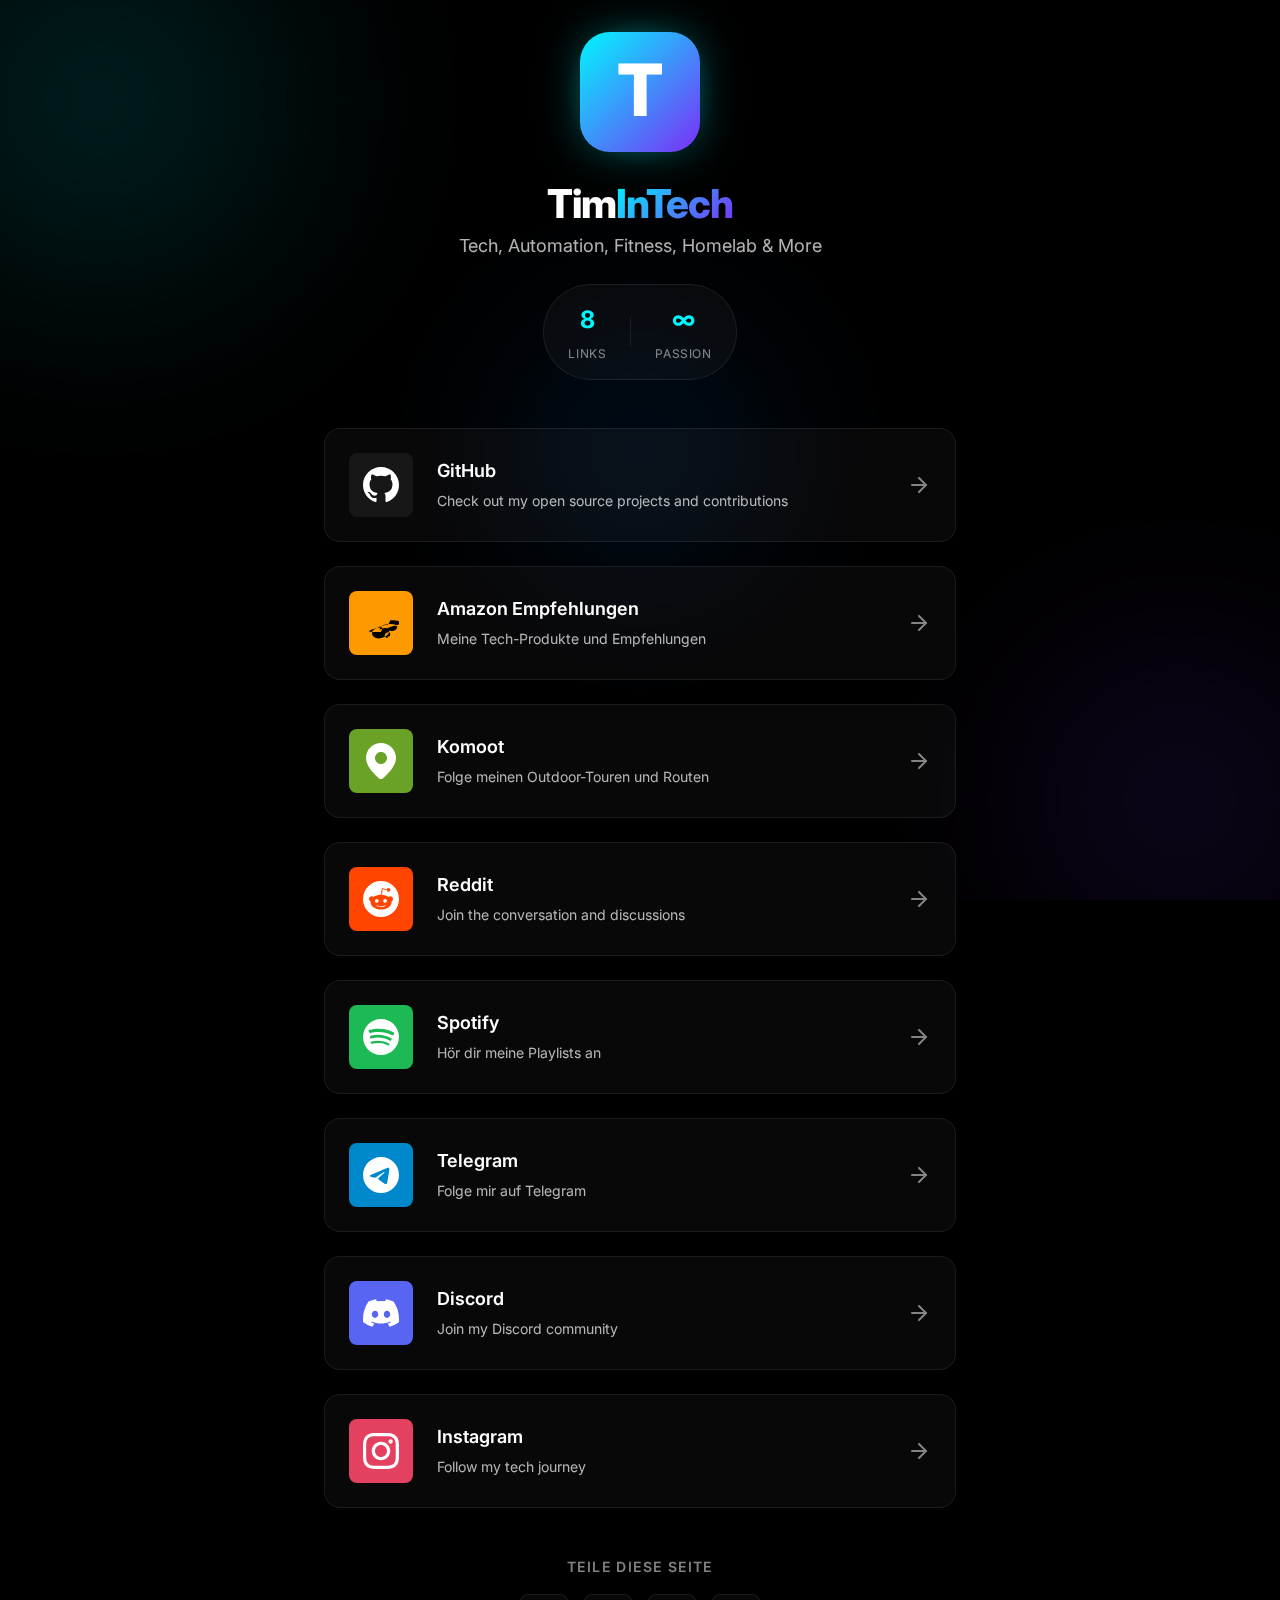
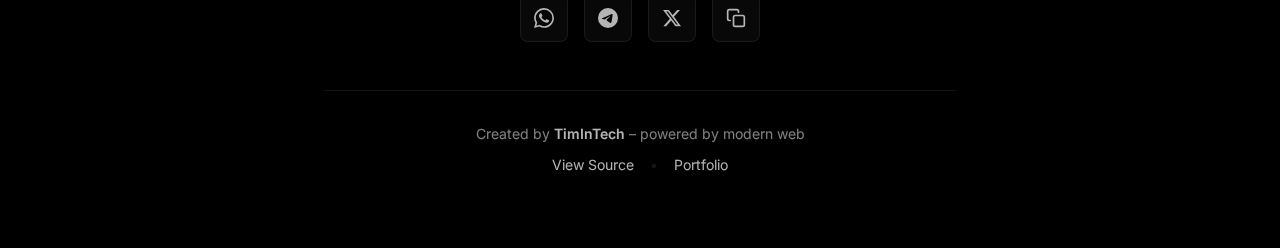
<file: index.html>
<!DOCTYPE html>
<html lang="de">
<head>
  <meta charset="UTF-8">
  <meta name="viewport" content="width=device-width, initial-scale=1.0">

  <!-- SEO Meta Tags -->
  <title>TimInTech – Official LinkHub</title>
  <meta name="description" content="All my social links in one place. Tech, Automation, Fitness, Homelab & More.">
  <meta name="keywords" content="TimInTech, Tech, Links, Social Media, GitHub, Automation, Homelab">
  <meta name="author" content="TimInTech">

  <!-- Open Graph / Facebook -->
  <meta property="og:type" content="website">
  <meta property="og:url" content="https://timintech.de/">
  <meta property="og:title" content="TimInTech – Official LinkHub">
  <meta property="og:description" content="All my social links in one place. Tech, Automation, Fitness, Homelab & More.">
  <meta property="og:image" content="https://timintech.de/assets/og-image.png">

  <!-- Twitter -->
  <meta property="twitter:card" content="summary_large_image">
  <meta property="twitter:url" content="https://timintech.de/">
  <meta property="twitter:title" content="TimInTech – Official LinkHub">
  <meta property="twitter:description" content="All my social links in one place. Tech, Automation, Fitness, Homelab & More.">
  <meta property="twitter:image" content="https://timintech.de/assets/og-image.png">

  <!-- Favicon -->
  <link rel="icon" type="image/svg+xml" href="data:image/svg+xml,%3Csvg xmlns='http://www.w3.org/2000/svg' viewBox='0 0 100 100'%3E%3Crect width='100' height='100' rx='20' fill='%23000'/%3E%3Ctext x='50' y='70' font-size='70' text-anchor='middle' fill='%2300f7ff' font-family='system-ui'%3ET%3C/text%3E%3C/svg%3E">

  <!-- Preconnect for performance -->
  <link rel="preconnect" href="https://fonts.googleapis.com">
  <link rel="preconnect" href="https://fonts.gstatic.com" crossorigin>
  <link href="https://fonts.googleapis.com/css2?family=Inter:wght@300;400;600;700;800&display=swap" rel="stylesheet">

  <!-- Stylesheets -->
  <link rel="stylesheet" href="styles/main.css">

  <!-- Theme Color -->
  <meta name="theme-color" content="#000000">
</head>
<body>
  <!-- Animated Background -->
  <div class="bg-animation">
    <div class="glow glow-1"></div>
    <div class="glow glow-2"></div>
    <div class="glow glow-3"></div>
  </div>

  <!-- Main Container -->
  <div class="container">
    <!-- Header Section -->
    <header class="profile-header">
      <div class="avatar-wrapper">
        <div class="avatar">
          <svg viewBox="0 0 100 100" xmlns="http://www.w3.org/2000/svg">
            <defs>
              <linearGradient id="avatarGradient" x1="0%" y1="0%" x2="100%" y2="100%">
                <stop offset="0%" style="stop-color:#00f7ff;stop-opacity:1" />
                <stop offset="100%" style="stop-color:#7b2ff7;stop-opacity:1" />
              </linearGradient>
            </defs>
            <rect width="100" height="100" rx="25" fill="url(#avatarGradient)"/>
            <text x="50" y="70" font-size="60" text-anchor="middle" fill="#fff" font-family="Inter, sans-serif" font-weight="800">T</text>
          </svg>
        </div>
        <div class="avatar-glow"></div>
      </div>

      <h1 class="profile-name">
        <span class="name-text">Tim</span><span class="name-accent">InTech</span>
      </h1>

      <p class="profile-bio">
        Tech, Automation, Fitness, Homelab & More
      </p>

      <!-- Stats -->
      <div class="stats">
        <div class="stat-item">
          <span class="stat-number" id="link-count">8</span>
          <span class="stat-label">Links</span>
        </div>
        <div class="stat-divider"></div>
        <div class="stat-item">
          <span class="stat-number">∞</span>
          <span class="stat-label">Passion</span>
        </div>
      </div>
    </header>

    <!-- Links Grid -->
    <main class="links-container" id="links-container">
      <!-- Links werden dynamisch via JavaScript geladen -->
      <div class="loading">
        <div class="loading-spinner"></div>
        <p>Loading links...</p>
      </div>
    </main>

    <!-- Share Section -->
    <section class="share-section">
      <h3 class="share-title">Teile diese Seite</h3>
      <div class="share-buttons">
        <button class="share-btn" data-share="whatsapp" aria-label="Auf WhatsApp teilen">
          <svg viewBox="0 0 24 24" fill="currentColor">
            <path d="M17.472 14.382c-.297-.149-1.758-.867-2.03-.967-.273-.099-.471-.148-.67.15-.197.297-.767.966-.94 1.164-.173.199-.347.223-.644.075-.297-.15-1.255-.463-2.39-1.475-.883-.788-1.48-1.761-1.653-2.059-.173-.297-.018-.458.13-.606.134-.133.298-.347.446-.52.149-.174.198-.298.298-.497.099-.198.05-.371-.025-.52-.075-.149-.669-1.612-.916-2.207-.242-.579-.487-.5-.669-.51-.173-.008-.371-.01-.57-.01-.198 0-.52.074-.792.372-.272.297-1.04 1.016-1.04 2.479 0 1.462 1.065 2.875 1.213 3.074.149.198 2.096 3.2 5.077 4.487.709.306 1.262.489 1.694.625.712.227 1.36.195 1.871.118.571-.085 1.758-.719 2.006-1.413.248-.694.248-1.289.173-1.413-.074-.124-.272-.198-.57-.347m-5.421 7.403h-.004a9.87 9.87 0 01-5.031-1.378l-.361-.214-3.741.982.998-3.648-.235-.374a9.86 9.86 0 01-1.51-5.26c.001-5.45 4.436-9.884 9.888-9.884 2.64 0 5.122 1.03 6.988 2.898a9.825 9.825 0 012.893 6.994c-.003 5.45-4.437 9.884-9.885 9.884m8.413-18.297A11.815 11.815 0 0012.05 0C5.495 0 .16 5.335.157 11.892c0 2.096.547 4.142 1.588 5.945L.057 24l6.305-1.654a11.882 11.882 0 005.683 1.448h.005c6.554 0 11.89-5.335 11.893-11.893a11.821 11.821 0 00-3.48-8.413Z"/>
          </svg>
        </button>
        <button class="share-btn" data-share="telegram" aria-label="Auf Telegram teilen">
          <svg viewBox="0 0 24 24" fill="currentColor">
            <path d="M11.944 0A12 12 0 0 0 0 12a12 12 0 0 0 12 12 12 12 0 0 0 12-12A12 12 0 0 0 12 0a12 12 0 0 0-.056 0zm4.962 7.224c.1-.002.321.023.465.14a.506.506 0 0 1 .171.325c.016.093.036.306.02.472-.18 1.898-.962 6.502-1.36 8.627-.168.9-.499 1.201-.82 1.23-.696.065-1.225-.46-1.9-.902-1.056-.693-1.653-1.124-2.678-1.8-1.185-.78-.417-1.21.258-1.91.177-.184 3.247-2.977 3.307-3.23.007-.032.014-.15-.056-.212s-.174-.041-.249-.024c-.106.024-1.793 1.14-5.061 3.345-.48.33-.913.49-1.302.48-.428-.008-1.252-.241-1.865-.44-.752-.245-1.349-.374-1.297-.789.027-.216.325-.437.893-.663 3.498-1.524 5.83-2.529 6.998-3.014 3.332-1.386 4.025-1.627 4.476-1.635z"/>
          </svg>
        </button>
        <button class="share-btn" data-share="twitter" aria-label="Auf X/Twitter teilen">
          <svg viewBox="0 0 24 24" fill="currentColor">
            <path d="M18.244 2.25h3.308l-7.227 8.26 8.502 11.24H16.17l-5.214-6.817L4.99 21.75H1.68l7.73-8.835L1.254 2.25H8.08l4.713 6.231zm-1.161 17.52h1.833L7.084 4.126H5.117z"/>
          </svg>
        </button>
        <button class="share-btn" data-share="copy" aria-label="Link kopieren">
          <svg viewBox="0 0 24 24" fill="none" stroke="currentColor" stroke-width="2" stroke-linecap="round" stroke-linejoin="round">
            <rect x="9" y="9" width="13" height="13" rx="2" ry="2"></rect>
            <path d="M5 15H4a2 2 0 0 1-2-2V4a2 2 0 0 1 2-2h9a2 2 0 0 1 2 2v1"></path>
          </svg>
        </button>
      </div>
    </section>

    <!-- Footer -->
    <footer class="footer">
      <p>Created by <strong>TimInTech</strong> – powered by modern web</p>
      <p class="footer-links">
        <a href="https://github.com/TimInTech/Web" target="_blank" rel="noopener noreferrer">View Source</a>
        <span class="separator">•</span>
        <a href="https://timintech.github.io/Web/" rel="noopener noreferrer">Portfolio</a>
      </p>
    </footer>
  </div>

  <!-- Scripts -->
  <script src="scripts/main.js" defer></script>
</body>
</html>
</file>
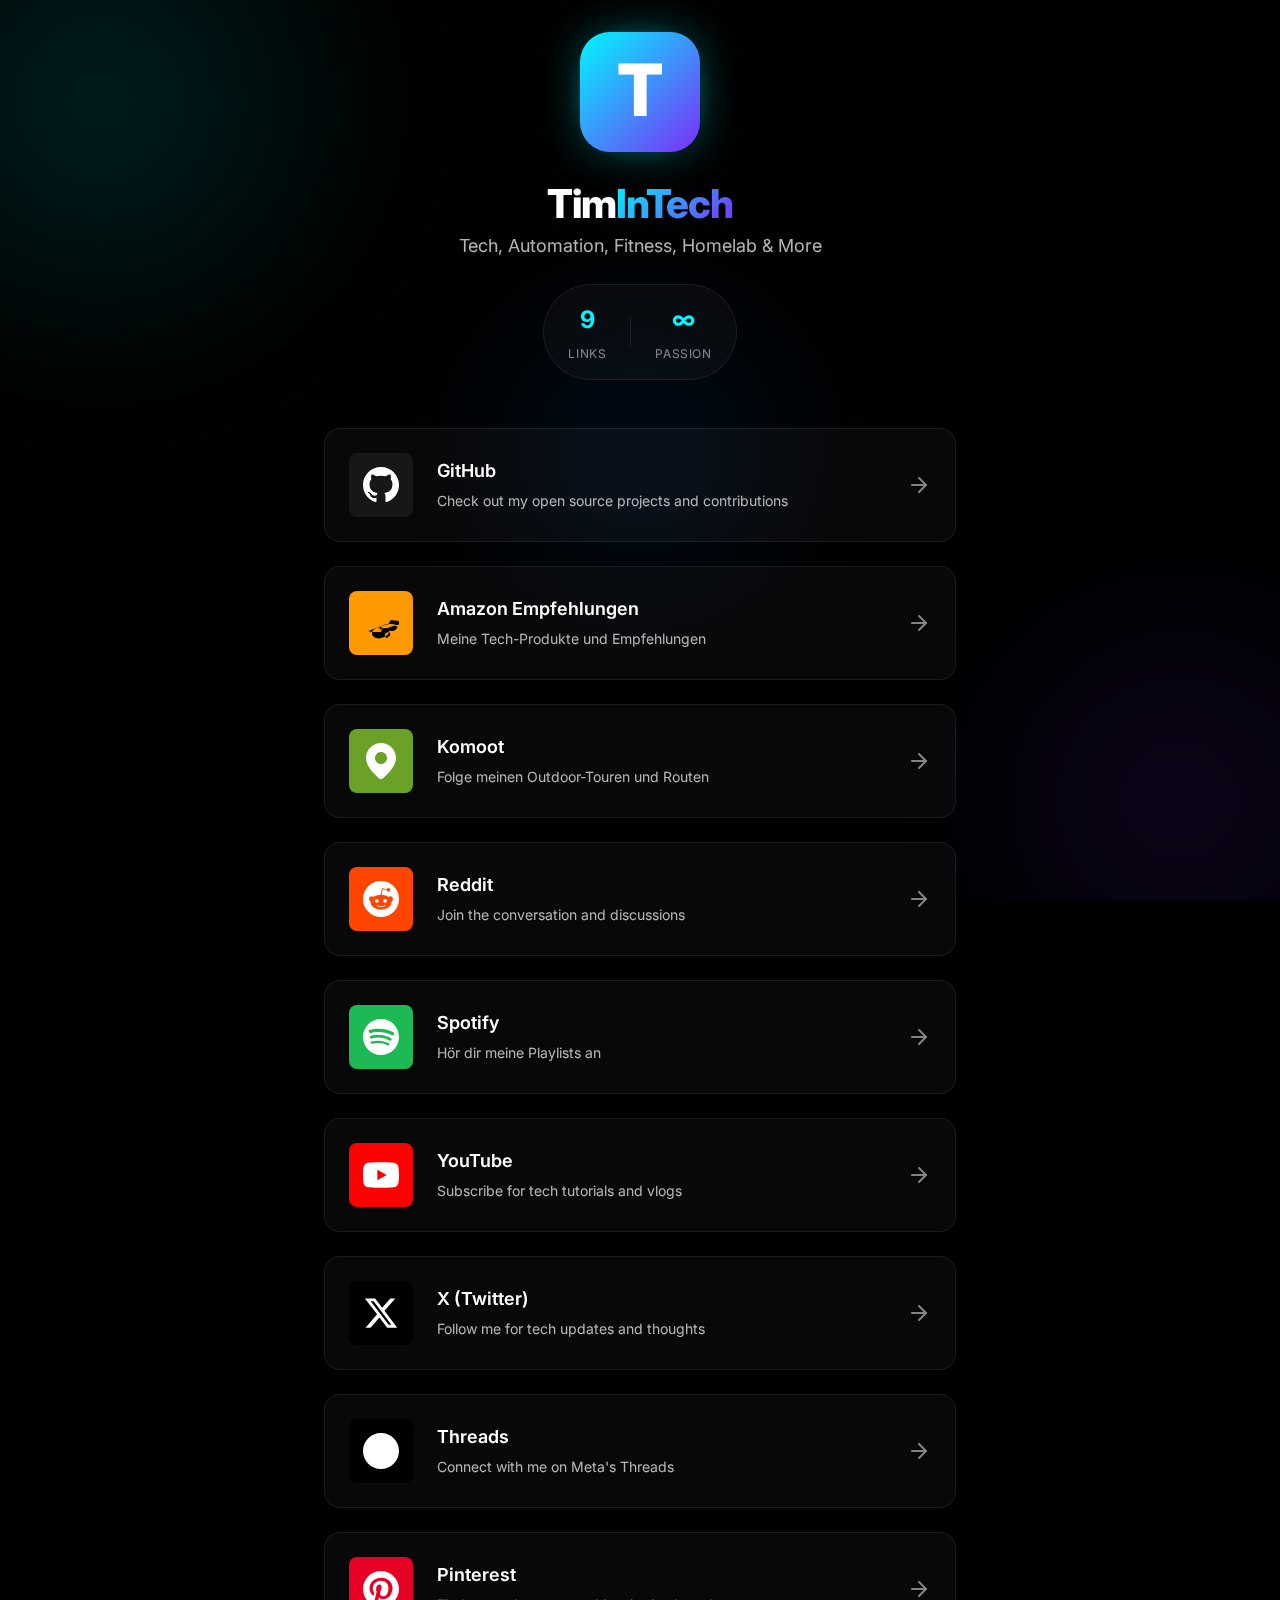
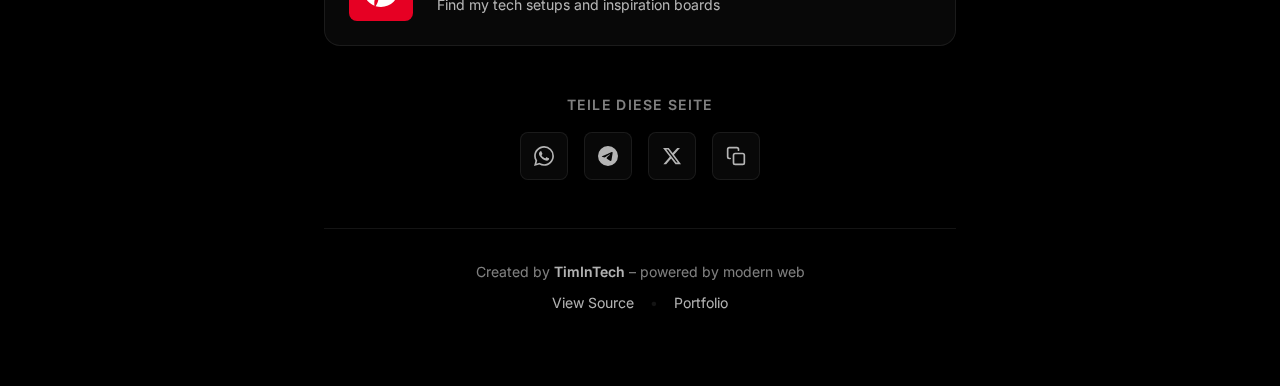
<file: linkhub/index.html>
<!DOCTYPE html>
<html lang="de">
<head>
  <meta charset="UTF-8">
  <meta name="viewport" content="width=device-width, initial-scale=1.0">

  <!-- SEO Meta Tags -->
  <title>TimInTech – Official LinkHub</title>
  <meta name="description" content="All my social links in one place. Tech, Automation, Fitness, Homelab & More.">
  <meta name="keywords" content="TimInTech, Tech, Links, Social Media, GitHub, Automation, Homelab">
  <meta name="author" content="TimInTech">

  <!-- Open Graph / Facebook -->
  <meta property="og:type" content="website">
  <meta property="og:url" content="https://timintech.github.io/Web/linkhub/">
  <meta property="og:title" content="TimInTech – Official LinkHub">
  <meta property="og:description" content="All my social links in one place. Tech, Automation, Fitness, Homelab & More.">
  <meta property="og:image" content="https://timintech.github.io/Web/linkhub/assets/og-image.png">

  <!-- Twitter -->
  <meta property="twitter:card" content="summary_large_image">
  <meta property="twitter:url" content="https://timintech.github.io/Web/linkhub/">
  <meta property="twitter:title" content="TimInTech – Official LinkHub">
  <meta property="twitter:description" content="All my social links in one place. Tech, Automation, Fitness, Homelab & More.">
  <meta property="twitter:image" content="https://timintech.github.io/Web/linkhub/assets/og-image.png">

  <!-- Favicon -->
  <link rel="icon" type="image/svg+xml" href="data:image/svg+xml,%3Csvg xmlns='http://www.w3.org/2000/svg' viewBox='0 0 100 100'%3E%3Crect width='100' height='100' rx='20' fill='%23000'/%3E%3Ctext x='50' y='70' font-size='70' text-anchor='middle' fill='%2300f7ff' font-family='system-ui'%3ET%3C/text%3E%3C/svg%3E">

  <!-- Preconnect for performance -->
  <link rel="preconnect" href="https://fonts.googleapis.com">
  <link rel="preconnect" href="https://fonts.gstatic.com" crossorigin>
  <link href="https://fonts.googleapis.com/css2?family=Inter:wght@300;400;600;700;800&display=swap" rel="stylesheet">

  <!-- Stylesheets -->
  <link rel="stylesheet" href="styles/main.css">

  <!-- Theme Color -->
  <meta name="theme-color" content="#000000">
</head>
<body>
  <!-- Animated Background -->
  <div class="bg-animation">
    <div class="glow glow-1"></div>
    <div class="glow glow-2"></div>
    <div class="glow glow-3"></div>
  </div>

  <!-- Main Container -->
  <div class="container">
    <!-- Header Section -->
    <header class="profile-header">
      <div class="avatar-wrapper">
        <div class="avatar">
          <svg viewBox="0 0 100 100" xmlns="http://www.w3.org/2000/svg">
            <defs>
              <linearGradient id="avatarGradient" x1="0%" y1="0%" x2="100%" y2="100%">
                <stop offset="0%" style="stop-color:#00f7ff;stop-opacity:1" />
                <stop offset="100%" style="stop-color:#7b2ff7;stop-opacity:1" />
              </linearGradient>
            </defs>
            <rect width="100" height="100" rx="25" fill="url(#avatarGradient)"/>
            <text x="50" y="70" font-size="60" text-anchor="middle" fill="#fff" font-family="Inter, sans-serif" font-weight="800">T</text>
          </svg>
        </div>
        <div class="avatar-glow"></div>
      </div>

      <h1 class="profile-name">
        <span class="name-text">Tim</span><span class="name-accent">InTech</span>
      </h1>

      <p class="profile-bio">
        Tech, Automation, Fitness, Homelab & More
      </p>

      <!-- Stats -->
      <div class="stats">
        <div class="stat-item">
          <span class="stat-number" id="link-count">9</span>
          <span class="stat-label">Links</span>
        </div>
        <div class="stat-divider"></div>
        <div class="stat-item">
          <span class="stat-number">∞</span>
          <span class="stat-label">Passion</span>
        </div>
      </div>
    </header>

    <!-- Links Grid -->
    <main class="links-container" id="links-container">
      <!-- Links werden dynamisch via JavaScript geladen -->
      <div class="loading">
        <div class="loading-spinner"></div>
        <p>Loading links...</p>
      </div>
    </main>

    <!-- Share Section -->
    <section class="share-section">
      <h3 class="share-title">Teile diese Seite</h3>
      <div class="share-buttons">
        <button class="share-btn" data-share="whatsapp" aria-label="Auf WhatsApp teilen">
          <svg viewBox="0 0 24 24" fill="currentColor">
            <path d="M17.472 14.382c-.297-.149-1.758-.867-2.03-.967-.273-.099-.471-.148-.67.15-.197.297-.767.966-.94 1.164-.173.199-.347.223-.644.075-.297-.15-1.255-.463-2.39-1.475-.883-.788-1.48-1.761-1.653-2.059-.173-.297-.018-.458.13-.606.134-.133.298-.347.446-.52.149-.174.198-.298.298-.497.099-.198.05-.371-.025-.52-.075-.149-.669-1.612-.916-2.207-.242-.579-.487-.5-.669-.51-.173-.008-.371-.01-.57-.01-.198 0-.52.074-.792.372-.272.297-1.04 1.016-1.04 2.479 0 1.462 1.065 2.875 1.213 3.074.149.198 2.096 3.2 5.077 4.487.709.306 1.262.489 1.694.625.712.227 1.36.195 1.871.118.571-.085 1.758-.719 2.006-1.413.248-.694.248-1.289.173-1.413-.074-.124-.272-.198-.57-.347m-5.421 7.403h-.004a9.87 9.87 0 01-5.031-1.378l-.361-.214-3.741.982.998-3.648-.235-.374a9.86 9.86 0 01-1.51-5.26c.001-5.45 4.436-9.884 9.888-9.884 2.64 0 5.122 1.03 6.988 2.898a9.825 9.825 0 012.893 6.994c-.003 5.45-4.437 9.884-9.885 9.884m8.413-18.297A11.815 11.815 0 0012.05 0C5.495 0 .16 5.335.157 11.892c0 2.096.547 4.142 1.588 5.945L.057 24l6.305-1.654a11.882 11.882 0 005.683 1.448h.005c6.554 0 11.89-5.335 11.893-11.893a11.821 11.821 0 00-3.48-8.413Z"/>
          </svg>
        </button>
        <button class="share-btn" data-share="telegram" aria-label="Auf Telegram teilen">
          <svg viewBox="0 0 24 24" fill="currentColor">
            <path d="M11.944 0A12 12 0 0 0 0 12a12 12 0 0 0 12 12 12 12 0 0 0 12-12A12 12 0 0 0 12 0a12 12 0 0 0-.056 0zm4.962 7.224c.1-.002.321.023.465.14a.506.506 0 0 1 .171.325c.016.093.036.306.02.472-.18 1.898-.962 6.502-1.36 8.627-.168.9-.499 1.201-.82 1.23-.696.065-1.225-.46-1.9-.902-1.056-.693-1.653-1.124-2.678-1.8-1.185-.78-.417-1.21.258-1.91.177-.184 3.247-2.977 3.307-3.23.007-.032.014-.15-.056-.212s-.174-.041-.249-.024c-.106.024-1.793 1.14-5.061 3.345-.48.33-.913.49-1.302.48-.428-.008-1.252-.241-1.865-.44-.752-.245-1.349-.374-1.297-.789.027-.216.325-.437.893-.663 3.498-1.524 5.83-2.529 6.998-3.014 3.332-1.386 4.025-1.627 4.476-1.635z"/>
          </svg>
        </button>
        <button class="share-btn" data-share="twitter" aria-label="Auf X/Twitter teilen">
          <svg viewBox="0 0 24 24" fill="currentColor">
            <path d="M18.244 2.25h3.308l-7.227 8.26 8.502 11.24H16.17l-5.214-6.817L4.99 21.75H1.68l7.73-8.835L1.254 2.25H8.08l4.713 6.231zm-1.161 17.52h1.833L7.084 4.126H5.117z"/>
          </svg>
        </button>
        <button class="share-btn" data-share="copy" aria-label="Link kopieren">
          <svg viewBox="0 0 24 24" fill="none" stroke="currentColor" stroke-width="2" stroke-linecap="round" stroke-linejoin="round">
            <rect x="9" y="9" width="13" height="13" rx="2" ry="2"></rect>
            <path d="M5 15H4a2 2 0 0 1-2-2V4a2 2 0 0 1 2-2h9a2 2 0 0 1 2 2v1"></path>
          </svg>
        </button>
      </div>
    </section>

    <!-- Footer -->
    <footer class="footer">
      <p>Created by <strong>TimInTech</strong> – powered by modern web</p>
      <p class="footer-links">
        <a href="https://github.com/TimInTech/Web" target="_blank" rel="noopener noreferrer">View Source</a>
        <span class="separator">•</span>
        <a href="../" rel="noopener noreferrer">Portfolio</a>
      </p>
    </footer>
  </div>

  <!-- Scripts -->
  <script src="scripts/main.js" defer></script>
</body>
</html>
</file>
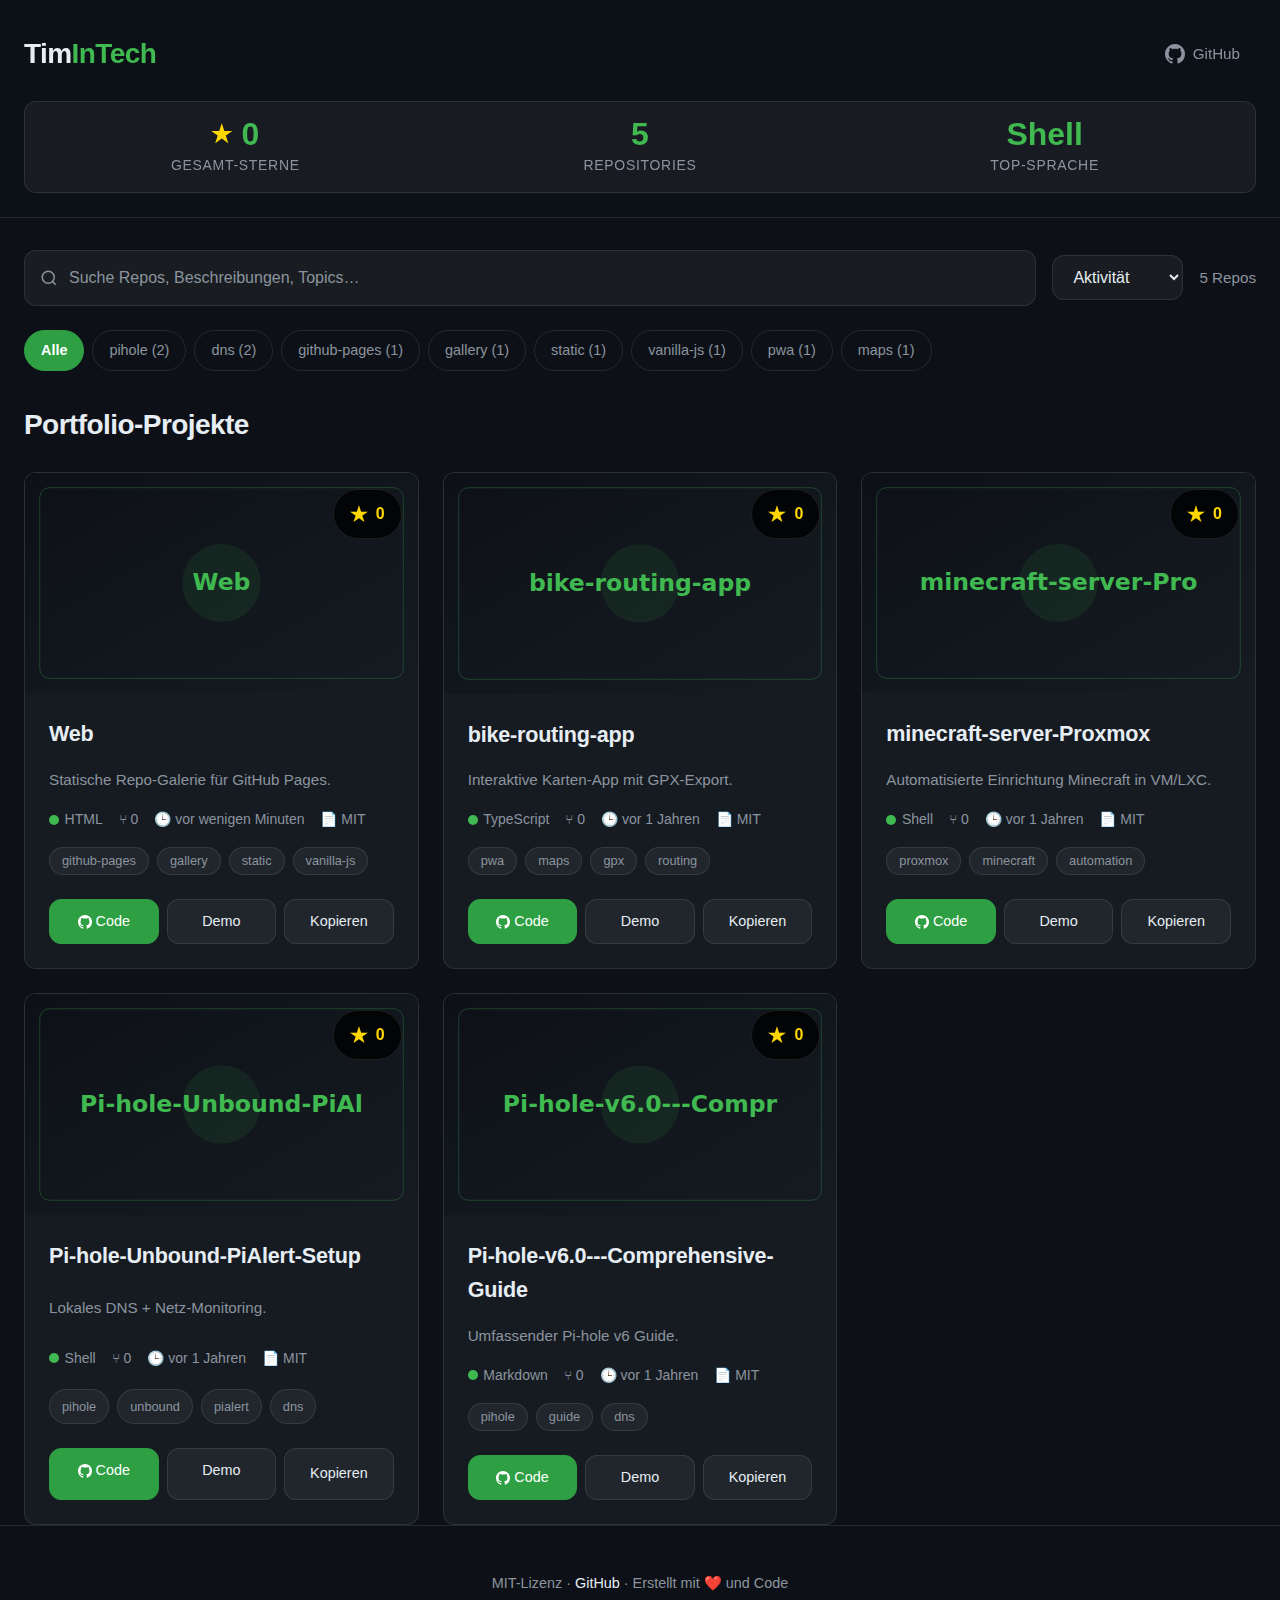
<file: portfolio/index.html>
<!DOCTYPE html>
<html lang="de">
<head>
  <meta charset="utf-8">
  <meta name="viewport" content="width=device-width, initial-scale=1">
  <title>TimInTech – Portfolio-Galerie</title>
  <meta name="description" content="Portfolio-Galerie meiner besten GitHub-Repositories. Projekte, Code und Open Source.">
  <meta name="theme-color" content="#0b0f14">
  <meta name="color-scheme" content="dark light">
  <meta property="og:type" content="website">
  <meta property="og:title" content="TimInTech – Portfolio-Galerie">
  <meta property="og:description" content="Portfolio-Galerie meiner besten GitHub-Repositories.">
  <meta property="og:url" content="https://timintech.github.io/Web/">
  <meta property="og:image" content="data:image/svg+xml,%3Csvg xmlns='http://www.w3.org/2000/svg' width='1200' height='630'%3E%3Crect width='1200' height='630' fill='%230b0f14'/%3E%3Ctext x='60' y='120' fill='%2300d27a' font-family='system-ui,-apple-system,Segoe UI,Roboto,Ubuntu,Cantarell,Noto Sans,Arial' font-size='56' font-weight='700'%3ETimInTech%3C/text%3E%3Ctext x='60' y='200' fill='%23a3b1c2' font-family='system-ui,-apple-system,Segoe UI,Roboto,Ubuntu,Cantarell,Noto Sans,Arial' font-size='32'%3EPortfolio-Galerie%3C/text%3E%3C/svg%3E">
  <meta name="twitter:card" content="summary_large_image">
  <style>
    /* ─────────────────────────────────────────────────────────
       Design-System: Modern, professionell, klare Hierarchie
       ───────────────────────────────────────────────────────── */
    :root {
      --bg: #0d1117;
      --bg-secondary: #161b22;
      --fg: #e6edf3;
      --muted: #8b949e;
      --accent: #2ea043;
      --accent-bright: #3fb950;
      --surface: rgba(255,255,255,0.05);
      --surface-hover: rgba(255,255,255,0.08);
      --border: rgba(240,246,252,0.1);
      --radius: 12px;
      --gap: 1.5rem;
      --gold: #ffd700;
      --shadow: 0 8px 24px rgba(0, 0, 0, 0.4);
    }

    * { box-sizing: border-box; }

    html { color-scheme: dark; }

    body {
      margin: 0;
      background: var(--bg);
      color: var(--fg);
      font-family: -apple-system, BlinkMacSystemFont, "Segoe UI", "Noto Sans", Helvetica, Arial, sans-serif;
      line-height: 1.6;
      font-size: 16px;
    }

    .visually-hidden {
      position: absolute !important;
      width: 1px;
      height: 1px;
      overflow: hidden;
      clip: rect(1px, 1px, 1px, 1px);
      white-space: nowrap;
    }

    .skip-link {
      position: absolute;
      left: 1rem;
      top: -60px;
      background: var(--accent);
      color: white;
      padding: 0.75rem 1rem;
      border-radius: var(--radius);
      text-decoration: none;
      font-weight: 600;
      transition: top 0.2s;
      z-index: 999;
    }

    .skip-link:focus {
      top: 1rem;
      outline: 2px solid var(--accent);
      outline-offset: 4px;
    }

    :focus-visible {
      outline: 2px solid var(--accent);
      outline-offset: 3px;
      border-radius: 4px;
    }

    /* ─────────────────────────────────────────────────────────
       Header: Mit Statistik-Übersicht
       ───────────────────────────────────────────────────────── */
    .site-header {
      padding: 2rem 0 1.5rem;
      position: sticky;
      top: 0;
      background: color-mix(in srgb, var(--bg) 95%, transparent);
      backdrop-filter: blur(12px);
      z-index: 100;
      border-bottom: 1px solid var(--border);
    }

    .container {
      max-width: 1280px;
      margin: 0 auto;
      padding: 0 var(--gap);
    }

    .header-inner {
      display: flex;
      flex-direction: column;
      gap: 1.5rem;
    }

    .header-top {
      display: flex;
      align-items: center;
      justify-content: space-between;
      gap: 1rem;
    }

    .brand {
      font-size: 1.75rem;
      font-weight: 700;
      color: var(--fg);
      letter-spacing: -0.02em;
      margin: 0;
    }

    .brand span {
      color: var(--accent-bright);
    }

    .header-link {
      color: var(--muted);
      text-decoration: none;
      font-size: 0.95rem;
      padding: 0.5rem 1rem;
      border-radius: var(--radius);
      transition: color 0.2s, background 0.2s;
      display: flex;
      align-items: center;
      gap: 0.5rem;
    }

    .header-link:hover {
      color: var(--fg);
      background: var(--surface);
    }

    /* Statistik-Übersicht */
    .stats {
      display: grid;
      grid-template-columns: repeat(auto-fit, minmax(140px, 1fr));
      gap: 1rem;
      padding: 1rem;
      background: var(--surface);
      border-radius: var(--radius);
      border: 1px solid var(--border);
    }

    .stat {
      display: flex;
      flex-direction: column;
      align-items: center;
      gap: 0.25rem;
    }

    .stat-value {
      font-size: 2rem;
      font-weight: 700;
      color: var(--accent-bright);
      line-height: 1;
      display: flex;
      align-items: center;
      gap: 0.5rem;
    }

    .stat-value .star-icon {
      color: var(--gold);
      font-size: 1.5rem;
    }

    .stat-label {
      font-size: 0.875rem;
      color: var(--muted);
      text-transform: uppercase;
      letter-spacing: 0.05em;
      font-weight: 500;
    }

    /* ─────────────────────────────────────────────────────────
       Controls: Schlankes Suchfeld + Filter
       ───────────────────────────────────────────────────────── */
    .controls {
      padding: 2rem 0 1.5rem;
    }

    .controls-grid {
      display: grid;
      gap: 1rem;
      grid-template-columns: 1fr;
    }

    @media (min-width: 768px) {
      .controls-grid {
        grid-template-columns: 1fr auto auto;
        align-items: center;
      }
    }

    .search {
      position: relative;
    }

    .search-icon {
      position: absolute;
      left: 1rem;
      top: 50%;
      transform: translateY(-50%);
      color: var(--muted);
      pointer-events: none;
    }

    .search input {
      width: 100%;
      padding: 0.875rem 1rem 0.875rem 2.75rem;
      background: var(--surface);
      color: var(--fg);
      border: 1px solid var(--border);
      border-radius: var(--radius);
      font: inherit;
      font-size: 1rem;
      transition: border-color 0.2s, background 0.2s;
    }

    .search input:focus {
      background: var(--surface-hover);
      border-color: var(--accent);
    }

    .search input::placeholder {
      color: var(--muted);
    }

    .chips {
      display: flex;
      flex-wrap: wrap;
      gap: 0.5rem;
    }

    .chip {
      background: transparent;
      color: var(--muted);
      border: 1px solid var(--border);
      padding: 0.5rem 1rem;
      border-radius: 99px;
      cursor: pointer;
      font: inherit;
      font-size: 0.9rem;
      transition: all 0.2s;
    }

    .chip:hover {
      color: var(--fg);
      border-color: var(--accent);
      background: var(--surface);
    }

    .chip[aria-pressed="true"] {
      background: var(--accent);
      color: white;
      border-color: var(--accent);
      font-weight: 600;
    }

    .sort select {
      background: var(--surface);
      color: var(--fg);
      border: 1px solid var(--border);
      border-radius: var(--radius);
      padding: 0.75rem 1rem;
      font: inherit;
      cursor: pointer;
      transition: border-color 0.2s;
    }

    .sort select:focus {
      border-color: var(--accent);
    }

    .results {
      color: var(--muted);
      font-size: 0.95rem;
      text-align: right;
    }

    /* ─────────────────────────────────────────────────────────
       Main Content
       ───────────────────────────────────────────────────────── */
    main {
      padding: 1rem 0 4rem;
    }

    h2 {
      font-size: 1.75rem;
      font-weight: 700;
      margin: 0 0 1.5rem;
      color: var(--fg);
      letter-spacing: -0.02em;
    }

    /* ─────────────────────────────────────────────────────────
       Grid: Moderne Karten mit prominenten Sternen
       ───────────────────────────────────────────────────────── */
    .grid {
      display: grid;
      grid-template-columns: repeat(auto-fill, minmax(340px, 1fr));
      gap: var(--gap);
    }

    .card {
      display: grid;
      grid-template-rows: auto 1fr;
      background: var(--bg-secondary);
      border: 1px solid var(--border);
      border-radius: var(--radius);
      overflow: hidden;
      transition: transform 0.2s, box-shadow 0.2s, border-color 0.2s;
      position: relative;
    }

    .card:hover {
      transform: translateY(-4px);
      box-shadow: var(--shadow);
      border-color: var(--accent);
    }

    /* Prominente Stern-Anzeige */
    .card-stars {
      position: absolute;
      top: 1rem;
      right: 1rem;
      background: rgba(0, 0, 0, 0.8);
      backdrop-filter: blur(8px);
      padding: 0.5rem 1rem;
      border-radius: 99px;
      border: 1px solid var(--border);
      display: flex;
      align-items: center;
      gap: 0.5rem;
      font-weight: 700;
      font-size: 1rem;
      color: var(--gold);
      z-index: 10;
    }

    .card-stars .star-icon {
      font-size: 1.25rem;
    }

    .media {
      aspect-ratio: 16 / 9;
      background: color-mix(in srgb, var(--bg) 80%, black);
      overflow: hidden;
      position: relative;
    }

    .media img {
      width: 100%;
      height: 100%;
      object-fit: cover;
      display: block;
    }

    .card-body {
      padding: 1.5rem;
      display: grid;
      gap: 1rem;
    }

    .card-title {
      margin: 0;
      font-size: 1.35rem;
      font-weight: 700;
      letter-spacing: -0.01em;
    }

    .card-title a {
      color: var(--fg);
      text-decoration: none;
      transition: color 0.2s;
    }

    .card-title a:hover {
      color: var(--accent-bright);
    }

    .card-desc {
      margin: 0;
      color: var(--muted);
      font-size: 0.95rem;
      line-height: 1.6;
    }

    .meta-row {
      display: flex;
      flex-wrap: wrap;
      gap: 1rem;
      color: var(--muted);
      font-size: 0.875rem;
    }

    .meta {
      display: flex;
      align-items: center;
      gap: 0.35rem;
    }

    .dot {
      width: 10px;
      height: 10px;
      background: var(--accent-bright);
      border-radius: 50%;
    }

    .tags {
      display: flex;
      flex-wrap: wrap;
      gap: 0.5rem;
    }

    .tag {
      background: var(--surface);
      color: var(--muted);
      border: 1px solid var(--border);
      padding: 0.35rem 0.75rem;
      border-radius: 99px;
      cursor: pointer;
      font-size: 0.8rem;
      transition: all 0.2s;
    }

    .tag:hover {
      color: var(--fg);
      border-color: var(--accent);
      background: var(--surface-hover);
    }

    .actions {
      display: flex;
      gap: 0.5rem;
      padding-top: 0.5rem;
    }

    .btn {
      background: var(--surface);
      color: var(--fg);
      text-decoration: none;
      border: 1px solid var(--border);
      border-radius: var(--radius);
      padding: 0.625rem 1rem;
      cursor: pointer;
      font: inherit;
      font-size: 0.9rem;
      font-weight: 500;
      transition: all 0.2s;
      text-align: center;
      flex: 1;
    }

    .btn:hover {
      background: var(--surface-hover);
      border-color: var(--accent);
      color: var(--accent-bright);
    }

    .btn-primary {
      background: var(--accent);
      color: white;
      border-color: var(--accent);
    }

    .btn-primary:hover {
      background: var(--accent-bright);
      border-color: var(--accent-bright);
      color: white;
    }

    /* ─────────────────────────────────────────────────────────
       Footer
       ───────────────────────────────────────────────────────── */
    .site-footer {
      border-top: 1px solid var(--border);
      color: var(--muted);
      text-align: center;
      padding: 2rem 0;
      font-size: 0.9rem;
    }

    .site-footer a {
      color: var(--fg);
      text-decoration: none;
      transition: color 0.2s;
    }

    .site-footer a:hover {
      color: var(--accent-bright);
    }

    /* ─────────────────────────────────────────────────────────
       Responsive & Accessibility
       ───────────────────────────────────────────────────────── */
    @media (max-width: 767px) {
      .grid {
        grid-template-columns: 1fr;
      }

      .results {
        text-align: left;
      }

      .stats {
        grid-template-columns: repeat(2, 1fr);
      }
    }

    @media (prefers-reduced-motion: reduce) {
      * {
        transition: none !important;
        animation: none !important;
      }
    }

    noscript p {
      background: var(--surface);
      border: 1px solid var(--accent);
      border-radius: var(--radius);
      padding: 1.5rem;
      margin: 2rem 0;
      text-align: center;
    }

    noscript a {
      color: var(--accent);
      font-weight: 600;
    }
  </style>
</head>
<body>
  <a class="skip-link" href="#content">Zum Inhalt springen</a>

  <header class="site-header" role="banner">
    <div class="container">
      <div class="header-inner">
        <div class="header-top">
          <h1 class="brand">Tim<span>InTech</span></h1>
          <a class="header-link" href="https://github.com/TimInTech" target="_blank" rel="noopener">
            <svg width="20" height="20" viewBox="0 0 16 16" fill="currentColor" aria-hidden="true">
              <path d="M8 0C3.58 0 0 3.58 0 8c0 3.54 2.29 6.53 5.47 7.59.4.07.55-.17.55-.38 0-.19-.01-.82-.01-1.49-2.01.37-2.53-.49-2.69-.94-.09-.23-.48-.94-.82-1.13-.28-.15-.68-.52-.01-.53.63-.01 1.08.58 1.23.82.72 1.21 1.87.87 2.33.66.07-.52.28-.87.51-1.07-1.78-.2-3.64-.89-3.64-3.95 0-.87.31-1.59.82-2.15-.08-.2-.36-1.02.08-2.12 0 0 .67-.21 2.2.82.64-.18 1.32-.27 2-.27.68 0 1.36.09 2 .27 1.53-1.04 2.2-.82 2.2-.82.44 1.1.16 1.92.08 2.12.51.56.82 1.27.82 2.15 0 3.07-1.87 3.75-3.65 3.95.29.25.54.73.54 1.48 0 1.07-.01 1.93-.01 2.2 0 .21.15.46.55.38A8.013 8.013 0 0016 8c0-4.42-3.58-8-8-8z"></path>
            </svg>
            GitHub
          </a>
        </div>

        <div class="stats" id="stats" aria-label="Portfolio-Statistik">
          <div class="stat">
            <div class="stat-value">
              <span class="star-icon" aria-hidden="true">★</span>
              <span id="total-stars">0</span>
            </div>
            <div class="stat-label">Gesamt-Sterne</div>
          </div>
          <div class="stat">
            <div class="stat-value" id="repo-count">0</div>
            <div class="stat-label">Repositories</div>
          </div>
          <div class="stat">
            <div class="stat-value" id="top-language">—</div>
            <div class="stat-label">Top-Sprache</div>
          </div>
        </div>
      </div>
    </div>
  </header>

  <div class="controls">
    <div class="container controls-grid">
      <div class="search">
        <label for="q" class="visually-hidden">Repos durchsuchen</label>
        <svg class="search-icon" width="18" height="18" viewBox="0 0 24 24" fill="none" stroke="currentColor" stroke-width="2" aria-hidden="true">
          <circle cx="11" cy="11" r="8"/>
          <path d="M21 21l-4.35-4.35"/>
        </svg>
        <input
          id="q"
          type="search"
          placeholder="Suche Repos, Beschreibungen, Topics…"
          autocomplete="off"
          spellcheck="false"
          aria-describedby="search-help">
        <div id="search-help" class="visually-hidden">Tippe zum Filtern. ESC leert die Suche.</div>
      </div>

      <div class="sort">
        <label for="sort" class="visually-hidden">Sortieren</label>
        <select id="sort">
          <option value="stars">★ Sterne</option>
          <option value="updated" selected>Aktivität</option>
          <option value="name">Name A–Z</option>
        </select>
      </div>

      <div class="results" aria-live="polite" aria-atomic="true">
        <span id="count">0</span> Repos
      </div>
    </div>
  </div>

  <main id="content" class="container" role="main">
    <div id="chips" class="chips" role="toolbar" aria-label="Filterchips" style="margin-bottom: 2rem;"></div>

    <section aria-labelledby="gallery-title">
      <h2 id="gallery-title">Portfolio-Projekte</h2>
      <div id="grid" class="grid" aria-live="polite"></div>
      <noscript>
        <p>Diese Seite benötigt JavaScript für Suche und Filter. <a href="https://github.com/TimInTech" target="_blank" rel="noopener">Zum GitHub-Profil →</a></p>
      </noscript>
    </section>
  </main>

  <footer class="site-footer" role="contentinfo">
    <div class="container">
      <p>MIT-Lizenz · <a href="https://github.com/TimInTech" target="_blank" rel="noopener">GitHub</a> · Erstellt mit ❤️ und Code</p>
    </div>
  </footer>

  <script>
  (() => {
    'use strict';

    // ───────────────────────────────────────────────────────────────
    // REPOS: Manuelle Repository-Liste (kein API-Call nötig)
    // HINWEIS: Aktualisiere diese Liste mit deinen echten Repository-Daten
    // ───────────────────────────────────────────────────────────────
    const REPOS = [
      {
        name: 'Web',
        description: 'Statische Repo-Galerie für GitHub Pages.',
        language: 'HTML',
        stars: 0,
        forks: 0,
        topics: ['github-pages', 'gallery', 'static', 'vanilla-js'],
        license: 'MIT',
        updated: new Date(document.lastModified).toISOString(),
        codeUrl: 'https://github.com/TimInTech/Web',
        demoUrl: 'https://timintech.github.io/Web/'
      },
      {
        name: 'bike-routing-app',
        description: 'Interaktive Karten-App mit GPX-Export.',
        language: 'TypeScript',
        stars: 0,
        forks: 0,
        topics: ['pwa', 'maps', 'gpx', 'routing'],
        license: 'MIT',
        updated: '2025-01-01T00:00:00.000Z',
        codeUrl: 'https://github.com/TimInTech/bike-routing-app',
        demoUrl: 'https://github.com/TimInTech/bike-routing-app'
      },
      {
        name: 'minecraft-server-Proxmox',
        description: 'Automatisierte Einrichtung Minecraft in VM/LXC.',
        language: 'Shell',
        stars: 0,
        forks: 0,
        topics: ['proxmox', 'minecraft', 'automation'],
        license: 'MIT',
        updated: '2025-01-01T00:00:00.000Z',
        codeUrl: 'https://github.com/TimInTech/minecraft-server-Proxmox',
        demoUrl: 'https://github.com/TimInTech/minecraft-server-Proxmox'
      },
      {
        name: 'Pi-hole-Unbound-PiAlert-Setup',
        description: 'Lokales DNS + Netz-Monitoring.',
        language: 'Shell',
        stars: 0,
        forks: 0,
        topics: ['pihole', 'unbound', 'pialert', 'dns'],
        license: 'MIT',
        updated: '2025-01-01T00:00:00.000Z',
        codeUrl: 'https://github.com/TimInTech/Pi-hole-Unbound-PiAlert-Setup',
        demoUrl: 'https://github.com/TimInTech/Pi-hole-Unbound-PiAlert-Setup'
      },
      {
        name: 'Pi-hole-v6.0---Comprehensive-Guide',
        description: 'Umfassender Pi-hole v6 Guide.',
        language: 'Markdown',
        stars: 0,
        forks: 0,
        topics: ['pihole', 'guide', 'dns'],
        license: 'MIT',
        updated: '2025-01-01T00:00:00.000Z',
        codeUrl: 'https://github.com/TimInTech/Pi-hole-v6.0---Comprehensive-Guide',
        demoUrl: 'https://github.com/TimInTech/Pi-hole-v6.0---Comprehensive-Guide'
      }
    ];

    // Minimum-Sterne-Filter: Nur Repos mit mindestens diesem Wert werden angezeigt
    // Setze auf 0, um alle Repos anzuzeigen (auch solche ohne Sterne)
    const MIN_STARS = 0;

    // ───────────────────────────────────────────────────────────────
    // DOM-Referenzen
    // ───────────────────────────────────────────────────────────────
    const $ = id => document.getElementById(id);
    const grid = $('grid');
    const chips = $('chips');
    const count = $('count');
    const searchInput = $('q');
    const sortSelect = $('sort');
    const totalStarsEl = $('total-stars');
    const repoCountEl = $('repo-count');
    const topLanguageEl = $('top-language');

    // ───────────────────────────────────────────────────────────────
    // State: Suche, Filter, Sortierung
    // ───────────────────────────────────────────────────────────────
    const state = {
      query: '',
      chip: null,
      sort: 'updated'  // Standard: Nach Aktivität sortieren
    };

    // ───────────────────────────────────────────────────────────────
    // Hilfsfunktionen
    // ───────────────────────────────────────────────────────────────

    // SVG-Platzhalter für Repo-Vorschau
    function placeholderSvg(name) {
      const bg = '#0d1117';
      const acc = '#3fb950';
      const text = name.slice(0, 20);
      const svg = `<svg xmlns='http://www.w3.org/2000/svg' width='800' height='450' viewBox='0 0 800 450'>
        <defs>
          <linearGradient id='grad' x1='0%' y1='0%' x2='100%' y2='100%'>
            <stop offset='0%' style='stop-color:${bg};stop-opacity:1' />
            <stop offset='100%' style='stop-color:#161b22;stop-opacity:1' />
          </linearGradient>
        </defs>
        <rect width='800' height='450' fill='url(#grad)'/>
        <rect x='30' y='30' width='740' height='390' rx='20' fill='none' stroke='${acc}' stroke-opacity='0.3' stroke-width='2'/>
        <circle cx='400' cy='225' r='80' fill='${acc}' opacity='0.1'/>
        <text x='400' y='240' font-family='system-ui' font-size='48' fill='${acc}' font-weight='700' text-anchor='middle'>${text}</text>
      </svg>`;
      return 'data:image/svg+xml;charset=utf-8,' + encodeURIComponent(svg);
    }

    // Relative Zeitangabe
    function relTime(iso) {
      const t = +new Date(iso);
      const s = (Date.now() - t) / 1000;
      const d = 86400;
      const h = 3600;

      if (s < h) return 'vor wenigen Minuten';
      if (s < d) return 'heute';

      const days = Math.floor(s / d);
      if (days === 1) return 'gestern';
      if (days < 7) return `vor ${days} Tagen`;
      if (days < 30) return `vor ${Math.floor(days / 7)} Wochen`;
      if (days < 365) return `vor ${Math.floor(days / 30)} Monaten`;
      return `vor ${Math.floor(days / 365)} Jahren`;
    }

    // Statistiken berechnen und anzeigen
    function updateStats(repos) {
      const totalStars = repos.reduce((sum, r) => sum + (r.stars || 0), 0);
      const repoCount = repos.length;

      // Häufigste Sprache ermitteln
      const langCounts = repos.reduce((m, r) => {
        if (r.language) m[r.language] = (m[r.language] || 0) + 1;
        return m;
      }, {});

      const topLang = Object.entries(langCounts)
        .sort((a, b) => b[1] - a[1])[0]?.[0] || '—';

      totalStarsEl.textContent = totalStars;
      repoCountEl.textContent = repoCount;
      topLanguageEl.textContent = topLang;
    }

    // Repo-Karte rendern
    function card(r) {
      const topics = (r.topics || [])
        .slice(0, 6)
        .map(t => `<button type="button" class="tag" data-topic="${t}">${t}</button>`)
        .join('');

      const license = r.license ? `<span class="meta">📄 ${r.license}</span>` : '';
      const stars = r.stars || 0;

      return `<article class="card">
        <div class="card-stars" title="${stars} Stern${stars !== 1 ? 'e' : ''}">
          <span class="star-icon" aria-hidden="true">★</span>
          <span>${stars}</span>
        </div>
        <div class="media">
          <img
            src="${r.preview || placeholderSvg(r.name)}"
            alt="Vorschau: ${r.name}"
            width="800"
            height="450"
            loading="lazy"
            decoding="async">
        </div>
        <div class="card-body">
          <h3 class="card-title">
            <a href="${r.codeUrl}" target="_blank" rel="noopener">${r.name}</a>
          </h3>
          <p class="card-desc">${r.description || ''}</p>
          <div class="meta-row">
            ${r.language ? `<span class="meta"><span class="dot"></span>${r.language}</span>` : ''}
            <span class="meta" title="Forks">⑂ ${r.forks || 0}</span>
            <span class="meta" title="Aktualisiert">🕒 ${relTime(r.updated)}</span>
            ${license}
          </div>
          <div class="tags">${topics}</div>
          <div class="actions">
            <a class="btn btn-primary" href="${r.codeUrl}" target="_blank" rel="noopener" aria-label="Code öffnen: ${r.name}">
              <svg width="14" height="14" viewBox="0 0 16 16" fill="currentColor" style="display: inline; vertical-align: text-bottom;" aria-hidden="true">
                <path d="M8 0C3.58 0 0 3.58 0 8c0 3.54 2.29 6.53 5.47 7.59.4.07.55-.17.55-.38 0-.19-.01-.82-.01-1.49-2.01.37-2.53-.49-2.69-.94-.09-.23-.48-.94-.82-1.13-.28-.15-.68-.52-.01-.53.63-.01 1.08.58 1.23.82.72 1.21 1.87.87 2.33.66.07-.52.28-.87.51-1.07-1.78-.2-3.64-.89-3.64-3.95 0-.87.31-1.59.82-2.15-.08-.2-.36-1.02.08-2.12 0 0 .67-.21 2.2.82.64-.18 1.32-.27 2-.27.68 0 1.36.09 2 .27 1.53-1.04 2.2-.82 2.2-.82.44 1.1.16 1.92.08 2.12.51.56.82 1.27.82 2.15 0 3.07-1.87 3.75-3.65 3.95.29.25.54.73.54 1.48 0 1.07-.01 1.93-.01 2.2 0 .21.15.46.55.38A8.013 8.013 0 0016 8c0-4.42-3.58-8-8-8z"></path>
              </svg>
              Code
            </a>
            <a class="btn" href="${r.demoUrl}" target="_blank" rel="noopener" aria-label="Demo öffnen: ${r.name}">Demo</a>
            <button class="btn" type="button" data-copy="${r.codeUrl}" aria-label="URL kopieren: ${r.name}">Kopieren</button>
          </div>
        </div>
      </article>`;
    }

    // ───────────────────────────────────────────────────────────────
    // Filter-Chips rendern
    // ───────────────────────────────────────────────────────────────
    function renderChips() {
      // Nur Repos mit mindestens MIN_STARS Sternen berücksichtigen
      const filteredRepos = REPOS.filter(r => (r.stars || 0) >= MIN_STARS);

      // Topic-Zählung
      const topicCounts = filteredRepos.reduce((m, r) => {
        (r.topics || []).forEach(t => m[t] = (m[t] || 0) + 1);
        return m;
      }, {});

      const topTopics = Object.entries(topicCounts)
        .sort((a, b) => b[1] - a[1])
        .slice(0, 8);

      chips.innerHTML = '';
      const frag = document.createDocumentFragment();

      // "Alle"-Chip
      const addChip = (label, val) => {
        const btn = document.createElement('button');
        btn.type = 'button';
        btn.className = 'chip';
        btn.textContent = label;
        btn.dataset.val = val || '';
        btn.setAttribute('aria-pressed', String((state.chip || '') === (val || '')));
        btn.addEventListener('click', () => {
          state.chip = (state.chip === val ? null : val);
          renderChips();
          apply();
        });
        frag.appendChild(btn);
      };

      addChip('Alle', '');
      topTopics.forEach(([t, c]) => addChip(`${t} (${c})`, t));

      chips.appendChild(frag);
    }

    // ───────────────────────────────────────────────────────────────
    // Filter & Sortierung anwenden
    // ───────────────────────────────────────────────────────────────
    function apply() {
      const q = state.query.trim().toLowerCase();

      // Zuerst nach Mindest-Sternen filtern
      let list = REPOS.filter(r => (r.stars || 0) >= MIN_STARS);

      // Suche
      if (q) {
        list = list.filter(r =>
          (r.name || '').toLowerCase().includes(q) ||
          (r.description || '').toLowerCase().includes(q) ||
          (r.topics || []).some(t => t.toLowerCase().includes(q))
        );
      }

      // Topic-Filter
      if (state.chip) {
        const t = state.chip.toLowerCase();
        list = list.filter(r =>
          (r.topics || []).map(x => x.toLowerCase()).includes(t)
        );
      }

      // Sortierung
      if (state.sort === 'stars') {
        list.sort((a, b) => {
          const starDiff = (b.stars || 0) - (a.stars || 0);
          if (starDiff !== 0) return starDiff;
          // Tiebreaker: Update-Datum
          return +new Date(b.updated) - +new Date(a.updated);
        });
      } else if (state.sort === 'name') {
        list.sort((a, b) => a.name.localeCompare(b.name));
      } else {
        list.sort((a, b) => +new Date(b.updated) - +new Date(a.updated));
      }

      // Statistiken aktualisieren
      const allFilteredRepos = REPOS.filter(r => (r.stars || 0) >= MIN_STARS);
      updateStats(allFilteredRepos);

      // Rendern
      grid.innerHTML = list.map(card).join('');
      count.textContent = String(list.length);

      // Event-Listener für Tags
      grid.querySelectorAll('.tag').forEach(btn => {
        btn.addEventListener('click', () => {
          state.chip = btn.getAttribute('data-topic');
          renderChips();
          apply();

          const active = [...chips.querySelectorAll('button')].find(b => b.dataset.val === state.chip);
          if (active) active.focus();
        });
      });

      // Event-Listener für Copy-Button
      grid.querySelectorAll('button[data-copy]').forEach(btn => {
        btn.addEventListener('click', async () => {
          try {
            await navigator.clipboard.writeText(btn.getAttribute('data-copy'));
            const originalText = btn.textContent;
            btn.textContent = '✓ Kopiert!';
            btn.style.color = 'var(--accent-bright)';
            setTimeout(() => {
              btn.textContent = originalText;
              btn.style.color = '';
            }, 2000);
          } catch {
            prompt('Kopiere die URL:', btn.getAttribute('data-copy'));
          }
        });
      });
    }

    // ───────────────────────────────────────────────────────────────
    // Initialisierung
    // ───────────────────────────────────────────────────────────────
    renderChips();
    apply();

    // Event-Listener für Suche (debounced)
    let searchTimeout;
    searchInput.addEventListener('input', () => {
      clearTimeout(searchTimeout);
      searchTimeout = setTimeout(() => {
        state.query = searchInput.value;
        apply();
      }, 200);
    });

    // Event-Listener für Sortierung
    sortSelect.addEventListener('change', e => {
      state.sort = e.target.value;
      apply();
    });

    // Keyboard-Shortcuts
    document.addEventListener('keydown', e => {
      // "/" fokussiert Suchfeld
      if (e.key === '/' && e.target.tagName !== 'INPUT' && !e.metaKey && !e.ctrlKey) {
        e.preventDefault();
        searchInput.focus();
      }

      // ESC leert Suche
      if (e.key === 'Escape' && document.activeElement === searchInput) {
        searchInput.value = '';
        state.query = '';
        apply();
      }
    });
  })();
  </script>
</body>
</html>
</file>
<file: styles/main.css>
/* ===================================================================
   TIMINTECH LINKHUB - FUTURISTIC DARK MODE DESIGN
   =================================================================== */

/* ───────────────────────────────────────────────────────────────────
   CSS VARIABLES & DESIGN TOKENS
   ─────────────────────────────────────────────────────────────────── */
:root {
  /* Colors */
  --color-bg: #000000;
  --color-bg-secondary: #0a0a0a;
  --color-surface: rgba(255, 255, 255, 0.03);
  --color-surface-hover: rgba(255, 255, 255, 0.06);
  --color-border: rgba(255, 255, 255, 0.08);

  /* Neon Accents */
  --color-neon-cyan: #00f7ff;
  --color-neon-blue: #0080ff;
  --color-neon-purple: #7b2ff7;
  --color-neon-pink: #ff006e;
  --color-neon-green: #00ff88;

  /* Text */
  --color-text-primary: #ffffff;
  --color-text-secondary: rgba(255, 255, 255, 0.7);
  --color-text-muted: rgba(255, 255, 255, 0.5);

  /* Spacing */
  --spacing-xs: 0.5rem;
  --spacing-sm: 1rem;
  --spacing-md: 1.5rem;
  --spacing-lg: 2rem;
  --spacing-xl: 3rem;

  /* Border Radius */
  --radius-sm: 8px;
  --radius-md: 16px;
  --radius-lg: 24px;
  --radius-full: 9999px;

  /* Shadows */
  --shadow-glow: 0 0 20px rgba(0, 247, 255, 0.3);
  --shadow-glow-hover: 0 0 40px rgba(0, 247, 255, 0.5);
  --shadow-card: 0 8px 32px rgba(0, 0, 0, 0.4);

  /* Animations */
  --transition-fast: 0.2s ease;
  --transition-normal: 0.3s ease;
  --transition-slow: 0.5s ease;
}

/* ───────────────────────────────────────────────────────────────────
   RESET & BASE STYLES
   ─────────────────────────────────────────────────────────────────── */
*, *::before, *::after {
  box-sizing: border-box;
  margin: 0;
  padding: 0;
}

html {
  font-size: 16px;
  scroll-behavior: smooth;
}

body {
  font-family: 'Inter', -apple-system, BlinkMacSystemFont, 'Segoe UI', sans-serif;
  background-color: var(--color-bg);
  color: var(--color-text-primary);
  line-height: 1.6;
  -webkit-font-smoothing: antialiased;
  -moz-osx-font-smoothing: grayscale;
  overflow-x: hidden;
  min-height: 100vh;
  position: relative;
}

/* ───────────────────────────────────────────────────────────────────
   ANIMATED BACKGROUND
   ─────────────────────────────────────────────────────────────────── */
.bg-animation {
  position: fixed;
  top: 0;
  left: 0;
  width: 100%;
  height: 100%;
  z-index: 0;
  pointer-events: none;
  overflow: hidden;
}

.glow {
  position: absolute;
  border-radius: 50%;
  filter: blur(80px);
  opacity: 0.15;
  animation: float 20s infinite ease-in-out;
}

.glow-1 {
  width: 600px;
  height: 600px;
  background: radial-gradient(circle, var(--color-neon-cyan) 0%, transparent 70%);
  top: -200px;
  left: -200px;
  animation-delay: 0s;
}

.glow-2 {
  width: 500px;
  height: 500px;
  background: radial-gradient(circle, var(--color-neon-purple) 0%, transparent 70%);
  bottom: -150px;
  right: -150px;
  animation-delay: -7s;
}

.glow-3 {
  width: 400px;
  height: 400px;
  background: radial-gradient(circle, var(--color-neon-blue) 0%, transparent 70%);
  top: 50%;
  left: 50%;
  transform: translate(-50%, -50%);
  animation-delay: -14s;
}

@keyframes float {
  0%, 100% {
    transform: translate(0, 0) scale(1);
  }
  33% {
    transform: translate(100px, -100px) scale(1.1);
  }
  66% {
    transform: translate(-100px, 100px) scale(0.9);
  }
}

/* ───────────────────────────────────────────────────────────────────
   CONTAINER & LAYOUT
   ─────────────────────────────────────────────────────────────────── */
.container {
  position: relative;
  z-index: 1;
  max-width: 680px;
  margin: 0 auto;
  padding: var(--spacing-lg) var(--spacing-md);
  min-height: 100vh;
  display: flex;
  flex-direction: column;
}

/* ───────────────────────────────────────────────────────────────────
   PROFILE HEADER
   ─────────────────────────────────────────────────────────────────── */
.profile-header {
  text-align: center;
  margin-bottom: var(--spacing-xl);
  animation: fadeInDown 0.6s ease-out;
}

@keyframes fadeInDown {
  from {
    opacity: 0;
    transform: translateY(-30px);
  }
  to {
    opacity: 1;
    transform: translateY(0);
  }
}

/* Avatar */
.avatar-wrapper {
  position: relative;
  display: inline-block;
  margin-bottom: var(--spacing-md);
}

.avatar {
  width: 120px;
  height: 120px;
  position: relative;
  z-index: 2;
  animation: pulse 3s infinite ease-in-out;
}

.avatar svg {
  width: 100%;
  height: 100%;
  display: block;
  filter: drop-shadow(var(--shadow-glow));
}

.avatar-glow {
  position: absolute;
  top: 50%;
  left: 50%;
  transform: translate(-50%, -50%);
  width: 150px;
  height: 150px;
  background: radial-gradient(circle, var(--color-neon-cyan) 0%, transparent 70%);
  border-radius: 50%;
  z-index: 1;
  animation: pulseGlow 3s infinite ease-in-out;
  opacity: 0.3;
}

@keyframes pulse {
  0%, 100% {
    transform: scale(1);
  }
  50% {
    transform: scale(1.05);
  }
}

@keyframes pulseGlow {
  0%, 100% {
    transform: translate(-50%, -50%) scale(1);
    opacity: 0.3;
  }
  50% {
    transform: translate(-50%, -50%) scale(1.2);
    opacity: 0.5;
  }
}

/* Profile Name */
.profile-name {
  font-size: 2.5rem;
  font-weight: 800;
  letter-spacing: -0.02em;
  margin-bottom: var(--spacing-xs);
  line-height: 1;
}

.name-text {
  color: var(--color-text-primary);
}

.name-accent {
  background: linear-gradient(135deg, var(--color-neon-cyan) 0%, var(--color-neon-purple) 100%);
  -webkit-background-clip: text;
  -webkit-text-fill-color: transparent;
  background-clip: text;
}

/* Profile Bio */
.profile-bio {
  font-size: 1.125rem;
  color: var(--color-text-secondary);
  font-weight: 400;
  margin-bottom: var(--spacing-md);
}

/* Stats */
.stats {
  display: inline-flex;
  align-items: center;
  gap: var(--spacing-md);
  padding: var(--spacing-sm) var(--spacing-md);
  background: var(--color-surface);
  border: 1px solid var(--color-border);
  border-radius: var(--radius-full);
  backdrop-filter: blur(10px);
}

.stat-item {
  display: flex;
  flex-direction: column;
  align-items: center;
  gap: 0.25rem;
}

.stat-number {
  font-size: 1.5rem;
  font-weight: 700;
  color: var(--color-neon-cyan);
}

.stat-label {
  font-size: 0.75rem;
  text-transform: uppercase;
  letter-spacing: 0.05em;
  color: var(--color-text-muted);
}

.stat-divider {
  width: 1px;
  height: 30px;
  background: var(--color-border);
}

/* ───────────────────────────────────────────────────────────────────
   LINKS CONTAINER & CARDS
   ─────────────────────────────────────────────────────────────────── */
.links-container {
  flex: 1;
  display: flex;
  flex-direction: column;
  gap: var(--spacing-md);
  margin-bottom: var(--spacing-xl);
}

/* Loading State */
.loading {
  text-align: center;
  padding: var(--spacing-xl);
  display: flex;
  flex-direction: column;
  align-items: center;
  gap: var(--spacing-sm);
}

.loading-spinner {
  width: 40px;
  height: 40px;
  border: 3px solid var(--color-border);
  border-top-color: var(--color-neon-cyan);
  border-radius: 50%;
  animation: spin 1s linear infinite;
}

@keyframes spin {
  to {
    transform: rotate(360deg);
  }
}

/* Link Card */
.link-card {
  position: relative;
  display: flex;
  align-items: center;
  gap: var(--spacing-md);
  padding: var(--spacing-md);
  background: var(--color-surface);
  border: 1px solid var(--color-border);
  border-radius: var(--radius-md);
  text-decoration: none;
  color: inherit;
  transition: all var(--transition-normal);
  backdrop-filter: blur(10px);
  cursor: pointer;
  overflow: hidden;
  animation: fadeInUp 0.5s ease-out backwards;
}

.link-card::before {
  content: '';
  position: absolute;
  top: 0;
  left: 0;
  right: 0;
  height: 2px;
  background: linear-gradient(90deg, transparent, var(--card-color), transparent);
  opacity: 0;
  transition: opacity var(--transition-normal);
}

.link-card:hover::before {
  opacity: 1;
  animation: shimmer 2s infinite;
}

@keyframes shimmer {
  0% {
    transform: translateX(-100%);
  }
  100% {
    transform: translateX(100%);
  }
}

.link-card:hover {
  transform: translateY(-4px) scale(1.02);
  background: var(--color-surface-hover);
  border-color: var(--card-color);
  box-shadow:
    0 0 30px rgba(var(--card-color-rgb), 0.3),
    var(--shadow-card);
}

.link-card:active {
  transform: translateY(-2px) scale(1.01);
}

@keyframes fadeInUp {
  from {
    opacity: 0;
    transform: translateY(20px);
  }
  to {
    opacity: 1;
    transform: translateY(0);
  }
}

/* Stagger animation delays */
.link-card:nth-child(1) { animation-delay: 0.1s; }
.link-card:nth-child(2) { animation-delay: 0.15s; }
.link-card:nth-child(3) { animation-delay: 0.2s; }
.link-card:nth-child(4) { animation-delay: 0.25s; }
.link-card:nth-child(5) { animation-delay: 0.3s; }
.link-card:nth-child(6) { animation-delay: 0.35s; }
.link-card:nth-child(7) { animation-delay: 0.4s; }
.link-card:nth-child(8) { animation-delay: 0.45s; }
.link-card:nth-child(9) { animation-delay: 0.5s; }

/* Link Icon */
.link-icon {
  flex-shrink: 0;
  width: 64px;
  height: 64px;
  display: flex;
  align-items: center;
  justify-content: center;
  background: var(--card-bg-color);
  border-radius: var(--radius-sm);
  transition: transform var(--transition-normal);
  position: relative;
  overflow: hidden;
}

.link-icon::before {
  content: '';
  position: absolute;
  top: 50%;
  left: 50%;
  width: 100%;
  height: 100%;
  background: radial-gradient(circle, rgba(255,255,255,0.2) 0%, transparent 70%);
  transform: translate(-50%, -50%) scale(0);
  transition: transform var(--transition-normal);
  border-radius: 50%;
}

.link-card:hover .link-icon {
  transform: scale(1.1) rotate(5deg);
}

.link-card:hover .link-icon::before {
  transform: translate(-50%, -50%) scale(1);
}

.link-icon svg {
  width: 36px;
  height: 36px;
  fill: var(--card-color);
  position: relative;
  z-index: 1;
}

/* Link Content */
.link-content {
  flex: 1;
  min-width: 0;
}

.link-title {
  font-size: 1.125rem;
  font-weight: 600;
  margin-bottom: 0.25rem;
  color: var(--color-text-primary);
}

.link-description {
  font-size: 0.875rem;
  color: var(--color-text-secondary);
  overflow: hidden;
  text-overflow: ellipsis;
  white-space: nowrap;
}

.link-arrow {
  flex-shrink: 0;
  width: 24px;
  height: 24px;
  opacity: 0.5;
  transition: all var(--transition-normal);
}

.link-card:hover .link-arrow {
  opacity: 1;
  transform: translateX(5px);
}

.link-arrow svg {
  width: 100%;
  height: 100%;
  stroke: currentColor;
}

/* ───────────────────────────────────────────────────────────────────
   SHARE SECTION
   ─────────────────────────────────────────────────────────────────── */
.share-section {
  text-align: center;
  margin-bottom: var(--spacing-xl);
  animation: fadeIn 0.6s ease-out 0.8s backwards;
}

@keyframes fadeIn {
  from {
    opacity: 0;
  }
  to {
    opacity: 1;
  }
}

.share-title {
  font-size: 0.875rem;
  font-weight: 600;
  text-transform: uppercase;
  letter-spacing: 0.1em;
  color: var(--color-text-muted);
  margin-bottom: var(--spacing-sm);
}

.share-buttons {
  display: flex;
  justify-content: center;
  gap: var(--spacing-sm);
}

.share-btn {
  width: 48px;
  height: 48px;
  display: flex;
  align-items: center;
  justify-content: center;
  background: var(--color-surface);
  border: 1px solid var(--color-border);
  border-radius: var(--radius-sm);
  color: var(--color-text-secondary);
  cursor: pointer;
  transition: all var(--transition-normal);
  backdrop-filter: blur(10px);
}

.share-btn:hover {
  background: var(--color-surface-hover);
  border-color: var(--color-neon-cyan);
  color: var(--color-neon-cyan);
  transform: translateY(-2px);
  box-shadow: 0 0 20px rgba(0, 247, 255, 0.3);
}

.share-btn:active {
  transform: translateY(0);
}

.share-btn svg {
  width: 20px;
  height: 20px;
}

.share-btn.copied {
  background: var(--color-neon-green);
  border-color: var(--color-neon-green);
  color: var(--color-bg);
  animation: checkmark 0.5s ease;
}

@keyframes checkmark {
  0%, 100% {
    transform: scale(1);
  }
  50% {
    transform: scale(1.2);
  }
}

/* ───────────────────────────────────────────────────────────────────
   FOOTER
   ─────────────────────────────────────────────────────────────────── */
.footer {
  text-align: center;
  padding: var(--spacing-lg) 0;
  font-size: 0.875rem;
  color: var(--color-text-muted);
  border-top: 1px solid var(--color-border);
  animation: fadeIn 0.6s ease-out 1s backwards;
}

.footer p {
  margin-bottom: 0.5rem;
}

.footer strong {
  color: var(--color-text-secondary);
  font-weight: 600;
}

.footer-links {
  display: flex;
  justify-content: center;
  align-items: center;
  gap: var(--spacing-sm);
}

.footer-links a {
  color: var(--color-text-secondary);
  text-decoration: none;
  transition: color var(--transition-fast);
}

.footer-links a:hover {
  color: var(--color-neon-cyan);
}

.separator {
  color: var(--color-border);
}

/* ───────────────────────────────────────────────────────────────────
   RESPONSIVE DESIGN
   ─────────────────────────────────────────────────────────────────── */
@media (max-width: 768px) {
  :root {
    --spacing-lg: 1.5rem;
    --spacing-xl: 2rem;
  }

  .container {
    padding: var(--spacing-md) var(--spacing-sm);
  }

  .profile-name {
    font-size: 2rem;
  }

  .profile-bio {
    font-size: 1rem;
  }

  .avatar {
    width: 100px;
    height: 100px;
  }

  .avatar-glow {
    width: 130px;
    height: 130px;
  }

  .link-card {
    padding: var(--spacing-sm);
  }

  .link-icon {
    width: 56px;
    height: 56px;
  }

  .link-icon svg {
    width: 32px;
    height: 32px;
  }

  .link-title {
    font-size: 1rem;
  }

  .link-description {
    font-size: 0.8125rem;
  }

  .stats {
    font-size: 0.9rem;
  }

  .stat-number {
    font-size: 1.25rem;
  }
}

@media (max-width: 480px) {
  .profile-name {
    font-size: 1.75rem;
  }

  .stats {
    gap: var(--spacing-sm);
    padding: var(--spacing-xs) var(--spacing-sm);
  }

  .share-buttons {
    gap: var(--spacing-xs);
  }

  .share-btn {
    width: 44px;
    height: 44px;
  }

  .link-description {
    display: none;
  }
}

/* ───────────────────────────────────────────────────────────────────
   ACCESSIBILITY
   ─────────────────────────────────────────────────────────────────── */
@media (prefers-reduced-motion: reduce) {
  *,
  *::before,
  *::after {
    animation-duration: 0.01ms !important;
    animation-iteration-count: 1 !important;
    transition-duration: 0.01ms !important;
  }
}

/* Focus styles */
a:focus-visible,
button:focus-visible {
  outline: 2px solid var(--color-neon-cyan);
  outline-offset: 4px;
  border-radius: var(--radius-sm);
}

/* High contrast mode */
@media (prefers-contrast: high) {
  :root {
    --color-border: rgba(255, 255, 255, 0.3);
    --color-surface: rgba(255, 255, 255, 0.1);
  }
}
</file>
<file: linkhub/styles/main.css>
/* ===================================================================
   TIMINTECH LINKHUB - FUTURISTIC DARK MODE DESIGN
   =================================================================== */

/* ───────────────────────────────────────────────────────────────────
   CSS VARIABLES & DESIGN TOKENS
   ─────────────────────────────────────────────────────────────────── */
:root {
  /* Colors */
  --color-bg: #000000;
  --color-bg-secondary: #0a0a0a;
  --color-surface: rgba(255, 255, 255, 0.03);
  --color-surface-hover: rgba(255, 255, 255, 0.06);
  --color-border: rgba(255, 255, 255, 0.08);

  /* Neon Accents */
  --color-neon-cyan: #00f7ff;
  --color-neon-blue: #0080ff;
  --color-neon-purple: #7b2ff7;
  --color-neon-pink: #ff006e;
  --color-neon-green: #00ff88;

  /* Text */
  --color-text-primary: #ffffff;
  --color-text-secondary: rgba(255, 255, 255, 0.7);
  --color-text-muted: rgba(255, 255, 255, 0.5);

  /* Spacing */
  --spacing-xs: 0.5rem;
  --spacing-sm: 1rem;
  --spacing-md: 1.5rem;
  --spacing-lg: 2rem;
  --spacing-xl: 3rem;

  /* Border Radius */
  --radius-sm: 8px;
  --radius-md: 16px;
  --radius-lg: 24px;
  --radius-full: 9999px;

  /* Shadows */
  --shadow-glow: 0 0 20px rgba(0, 247, 255, 0.3);
  --shadow-glow-hover: 0 0 40px rgba(0, 247, 255, 0.5);
  --shadow-card: 0 8px 32px rgba(0, 0, 0, 0.4);

  /* Animations */
  --transition-fast: 0.2s ease;
  --transition-normal: 0.3s ease;
  --transition-slow: 0.5s ease;
}

/* ───────────────────────────────────────────────────────────────────
   RESET & BASE STYLES
   ─────────────────────────────────────────────────────────────────── */
*, *::before, *::after {
  box-sizing: border-box;
  margin: 0;
  padding: 0;
}

html {
  font-size: 16px;
  scroll-behavior: smooth;
}

body {
  font-family: 'Inter', -apple-system, BlinkMacSystemFont, 'Segoe UI', sans-serif;
  background-color: var(--color-bg);
  color: var(--color-text-primary);
  line-height: 1.6;
  -webkit-font-smoothing: antialiased;
  -moz-osx-font-smoothing: grayscale;
  overflow-x: hidden;
  min-height: 100vh;
  position: relative;
}

/* ───────────────────────────────────────────────────────────────────
   ANIMATED BACKGROUND
   ─────────────────────────────────────────────────────────────────── */
.bg-animation {
  position: fixed;
  top: 0;
  left: 0;
  width: 100%;
  height: 100%;
  z-index: 0;
  pointer-events: none;
  overflow: hidden;
}

.glow {
  position: absolute;
  border-radius: 50%;
  filter: blur(80px);
  opacity: 0.15;
  animation: float 20s infinite ease-in-out;
}

.glow-1 {
  width: 600px;
  height: 600px;
  background: radial-gradient(circle, var(--color-neon-cyan) 0%, transparent 70%);
  top: -200px;
  left: -200px;
  animation-delay: 0s;
}

.glow-2 {
  width: 500px;
  height: 500px;
  background: radial-gradient(circle, var(--color-neon-purple) 0%, transparent 70%);
  bottom: -150px;
  right: -150px;
  animation-delay: -7s;
}

.glow-3 {
  width: 400px;
  height: 400px;
  background: radial-gradient(circle, var(--color-neon-blue) 0%, transparent 70%);
  top: 50%;
  left: 50%;
  transform: translate(-50%, -50%);
  animation-delay: -14s;
}

@keyframes float {
  0%, 100% {
    transform: translate(0, 0) scale(1);
  }
  33% {
    transform: translate(100px, -100px) scale(1.1);
  }
  66% {
    transform: translate(-100px, 100px) scale(0.9);
  }
}

/* ───────────────────────────────────────────────────────────────────
   CONTAINER & LAYOUT
   ─────────────────────────────────────────────────────────────────── */
.container {
  position: relative;
  z-index: 1;
  max-width: 680px;
  margin: 0 auto;
  padding: var(--spacing-lg) var(--spacing-md);
  min-height: 100vh;
  display: flex;
  flex-direction: column;
}

/* ───────────────────────────────────────────────────────────────────
   PROFILE HEADER
   ─────────────────────────────────────────────────────────────────── */
.profile-header {
  text-align: center;
  margin-bottom: var(--spacing-xl);
  animation: fadeInDown 0.6s ease-out;
}

@keyframes fadeInDown {
  from {
    opacity: 0;
    transform: translateY(-30px);
  }
  to {
    opacity: 1;
    transform: translateY(0);
  }
}

/* Avatar */
.avatar-wrapper {
  position: relative;
  display: inline-block;
  margin-bottom: var(--spacing-md);
}

.avatar {
  width: 120px;
  height: 120px;
  position: relative;
  z-index: 2;
  animation: pulse 3s infinite ease-in-out;
}

.avatar svg {
  width: 100%;
  height: 100%;
  display: block;
  filter: drop-shadow(var(--shadow-glow));
}

.avatar-glow {
  position: absolute;
  top: 50%;
  left: 50%;
  transform: translate(-50%, -50%);
  width: 150px;
  height: 150px;
  background: radial-gradient(circle, var(--color-neon-cyan) 0%, transparent 70%);
  border-radius: 50%;
  z-index: 1;
  animation: pulseGlow 3s infinite ease-in-out;
  opacity: 0.3;
}

@keyframes pulse {
  0%, 100% {
    transform: scale(1);
  }
  50% {
    transform: scale(1.05);
  }
}

@keyframes pulseGlow {
  0%, 100% {
    transform: translate(-50%, -50%) scale(1);
    opacity: 0.3;
  }
  50% {
    transform: translate(-50%, -50%) scale(1.2);
    opacity: 0.5;
  }
}

/* Profile Name */
.profile-name {
  font-size: 2.5rem;
  font-weight: 800;
  letter-spacing: -0.02em;
  margin-bottom: var(--spacing-xs);
  line-height: 1;
}

.name-text {
  color: var(--color-text-primary);
}

.name-accent {
  background: linear-gradient(135deg, var(--color-neon-cyan) 0%, var(--color-neon-purple) 100%);
  -webkit-background-clip: text;
  -webkit-text-fill-color: transparent;
  background-clip: text;
}

/* Profile Bio */
.profile-bio {
  font-size: 1.125rem;
  color: var(--color-text-secondary);
  font-weight: 400;
  margin-bottom: var(--spacing-md);
}

/* Stats */
.stats {
  display: inline-flex;
  align-items: center;
  gap: var(--spacing-md);
  padding: var(--spacing-sm) var(--spacing-md);
  background: var(--color-surface);
  border: 1px solid var(--color-border);
  border-radius: var(--radius-full);
  backdrop-filter: blur(10px);
}

.stat-item {
  display: flex;
  flex-direction: column;
  align-items: center;
  gap: 0.25rem;
}

.stat-number {
  font-size: 1.5rem;
  font-weight: 700;
  color: var(--color-neon-cyan);
}

.stat-label {
  font-size: 0.75rem;
  text-transform: uppercase;
  letter-spacing: 0.05em;
  color: var(--color-text-muted);
}

.stat-divider {
  width: 1px;
  height: 30px;
  background: var(--color-border);
}

/* ───────────────────────────────────────────────────────────────────
   LINKS CONTAINER & CARDS
   ─────────────────────────────────────────────────────────────────── */
.links-container {
  flex: 1;
  display: flex;
  flex-direction: column;
  gap: var(--spacing-md);
  margin-bottom: var(--spacing-xl);
}

/* Loading State */
.loading {
  text-align: center;
  padding: var(--spacing-xl);
  display: flex;
  flex-direction: column;
  align-items: center;
  gap: var(--spacing-sm);
}

.loading-spinner {
  width: 40px;
  height: 40px;
  border: 3px solid var(--color-border);
  border-top-color: var(--color-neon-cyan);
  border-radius: 50%;
  animation: spin 1s linear infinite;
}

@keyframes spin {
  to {
    transform: rotate(360deg);
  }
}

/* Link Card */
.link-card {
  position: relative;
  display: flex;
  align-items: center;
  gap: var(--spacing-md);
  padding: var(--spacing-md);
  background: var(--color-surface);
  border: 1px solid var(--color-border);
  border-radius: var(--radius-md);
  text-decoration: none;
  color: inherit;
  transition: all var(--transition-normal);
  backdrop-filter: blur(10px);
  cursor: pointer;
  overflow: hidden;
  animation: fadeInUp 0.5s ease-out backwards;
}

.link-card::before {
  content: '';
  position: absolute;
  top: 0;
  left: 0;
  right: 0;
  height: 2px;
  background: linear-gradient(90deg, transparent, var(--card-color), transparent);
  opacity: 0;
  transition: opacity var(--transition-normal);
}

.link-card:hover::before {
  opacity: 1;
  animation: shimmer 2s infinite;
}

@keyframes shimmer {
  0% {
    transform: translateX(-100%);
  }
  100% {
    transform: translateX(100%);
  }
}

.link-card:hover {
  transform: translateY(-4px) scale(1.02);
  background: var(--color-surface-hover);
  border-color: var(--card-color);
  box-shadow:
    0 0 30px rgba(var(--card-color-rgb), 0.3),
    var(--shadow-card);
}

.link-card:active {
  transform: translateY(-2px) scale(1.01);
}

@keyframes fadeInUp {
  from {
    opacity: 0;
    transform: translateY(20px);
  }
  to {
    opacity: 1;
    transform: translateY(0);
  }
}

/* Stagger animation delays */
.link-card:nth-child(1) { animation-delay: 0.1s; }
.link-card:nth-child(2) { animation-delay: 0.15s; }
.link-card:nth-child(3) { animation-delay: 0.2s; }
.link-card:nth-child(4) { animation-delay: 0.25s; }
.link-card:nth-child(5) { animation-delay: 0.3s; }
.link-card:nth-child(6) { animation-delay: 0.35s; }
.link-card:nth-child(7) { animation-delay: 0.4s; }
.link-card:nth-child(8) { animation-delay: 0.45s; }
.link-card:nth-child(9) { animation-delay: 0.5s; }

/* Link Icon */
.link-icon {
  flex-shrink: 0;
  width: 64px;
  height: 64px;
  display: flex;
  align-items: center;
  justify-content: center;
  background: var(--card-bg-color);
  border-radius: var(--radius-sm);
  transition: transform var(--transition-normal);
  position: relative;
  overflow: hidden;
}

.link-icon::before {
  content: '';
  position: absolute;
  top: 50%;
  left: 50%;
  width: 100%;
  height: 100%;
  background: radial-gradient(circle, rgba(255,255,255,0.2) 0%, transparent 70%);
  transform: translate(-50%, -50%) scale(0);
  transition: transform var(--transition-normal);
  border-radius: 50%;
}

.link-card:hover .link-icon {
  transform: scale(1.1) rotate(5deg);
}

.link-card:hover .link-icon::before {
  transform: translate(-50%, -50%) scale(1);
}

.link-icon svg {
  width: 36px;
  height: 36px;
  fill: var(--card-color);
  position: relative;
  z-index: 1;
}

/* Link Content */
.link-content {
  flex: 1;
  min-width: 0;
}

.link-title {
  font-size: 1.125rem;
  font-weight: 600;
  margin-bottom: 0.25rem;
  color: var(--color-text-primary);
}

.link-description {
  font-size: 0.875rem;
  color: var(--color-text-secondary);
  overflow: hidden;
  text-overflow: ellipsis;
  white-space: nowrap;
}

.link-arrow {
  flex-shrink: 0;
  width: 24px;
  height: 24px;
  opacity: 0.5;
  transition: all var(--transition-normal);
}

.link-card:hover .link-arrow {
  opacity: 1;
  transform: translateX(5px);
}

.link-arrow svg {
  width: 100%;
  height: 100%;
  stroke: currentColor;
}

/* ───────────────────────────────────────────────────────────────────
   SHARE SECTION
   ─────────────────────────────────────────────────────────────────── */
.share-section {
  text-align: center;
  margin-bottom: var(--spacing-xl);
  animation: fadeIn 0.6s ease-out 0.8s backwards;
}

@keyframes fadeIn {
  from {
    opacity: 0;
  }
  to {
    opacity: 1;
  }
}

.share-title {
  font-size: 0.875rem;
  font-weight: 600;
  text-transform: uppercase;
  letter-spacing: 0.1em;
  color: var(--color-text-muted);
  margin-bottom: var(--spacing-sm);
}

.share-buttons {
  display: flex;
  justify-content: center;
  gap: var(--spacing-sm);
}

.share-btn {
  width: 48px;
  height: 48px;
  display: flex;
  align-items: center;
  justify-content: center;
  background: var(--color-surface);
  border: 1px solid var(--color-border);
  border-radius: var(--radius-sm);
  color: var(--color-text-secondary);
  cursor: pointer;
  transition: all var(--transition-normal);
  backdrop-filter: blur(10px);
}

.share-btn:hover {
  background: var(--color-surface-hover);
  border-color: var(--color-neon-cyan);
  color: var(--color-neon-cyan);
  transform: translateY(-2px);
  box-shadow: 0 0 20px rgba(0, 247, 255, 0.3);
}

.share-btn:active {
  transform: translateY(0);
}

.share-btn svg {
  width: 20px;
  height: 20px;
}

.share-btn.copied {
  background: var(--color-neon-green);
  border-color: var(--color-neon-green);
  color: var(--color-bg);
  animation: checkmark 0.5s ease;
}

@keyframes checkmark {
  0%, 100% {
    transform: scale(1);
  }
  50% {
    transform: scale(1.2);
  }
}

/* ───────────────────────────────────────────────────────────────────
   FOOTER
   ─────────────────────────────────────────────────────────────────── */
.footer {
  text-align: center;
  padding: var(--spacing-lg) 0;
  font-size: 0.875rem;
  color: var(--color-text-muted);
  border-top: 1px solid var(--color-border);
  animation: fadeIn 0.6s ease-out 1s backwards;
}

.footer p {
  margin-bottom: 0.5rem;
}

.footer strong {
  color: var(--color-text-secondary);
  font-weight: 600;
}

.footer-links {
  display: flex;
  justify-content: center;
  align-items: center;
  gap: var(--spacing-sm);
}

.footer-links a {
  color: var(--color-text-secondary);
  text-decoration: none;
  transition: color var(--transition-fast);
}

.footer-links a:hover {
  color: var(--color-neon-cyan);
}

.separator {
  color: var(--color-border);
}

/* ───────────────────────────────────────────────────────────────────
   RESPONSIVE DESIGN
   ─────────────────────────────────────────────────────────────────── */
@media (max-width: 768px) {
  :root {
    --spacing-lg: 1.5rem;
    --spacing-xl: 2rem;
  }

  .container {
    padding: var(--spacing-md) var(--spacing-sm);
  }

  .profile-name {
    font-size: 2rem;
  }

  .profile-bio {
    font-size: 1rem;
  }

  .avatar {
    width: 100px;
    height: 100px;
  }

  .avatar-glow {
    width: 130px;
    height: 130px;
  }

  .link-card {
    padding: var(--spacing-sm);
  }

  .link-icon {
    width: 56px;
    height: 56px;
  }

  .link-icon svg {
    width: 32px;
    height: 32px;
  }

  .link-title {
    font-size: 1rem;
  }

  .link-description {
    font-size: 0.8125rem;
  }

  .stats {
    font-size: 0.9rem;
  }

  .stat-number {
    font-size: 1.25rem;
  }
}

@media (max-width: 480px) {
  .profile-name {
    font-size: 1.75rem;
  }

  .stats {
    gap: var(--spacing-sm);
    padding: var(--spacing-xs) var(--spacing-sm);
  }

  .share-buttons {
    gap: var(--spacing-xs);
  }

  .share-btn {
    width: 44px;
    height: 44px;
  }

  .link-description {
    display: none;
  }
}

/* ───────────────────────────────────────────────────────────────────
   ACCESSIBILITY
   ─────────────────────────────────────────────────────────────────── */
@media (prefers-reduced-motion: reduce) {
  *,
  *::before,
  *::after {
    animation-duration: 0.01ms !important;
    animation-iteration-count: 1 !important;
    transition-duration: 0.01ms !important;
  }
}

/* Focus styles */
a:focus-visible,
button:focus-visible {
  outline: 2px solid var(--color-neon-cyan);
  outline-offset: 4px;
  border-radius: var(--radius-sm);
}

/* High contrast mode */
@media (prefers-contrast: high) {
  :root {
    --color-border: rgba(255, 255, 255, 0.3);
    --color-surface: rgba(255, 255, 255, 0.1);
  }
}
</file>
